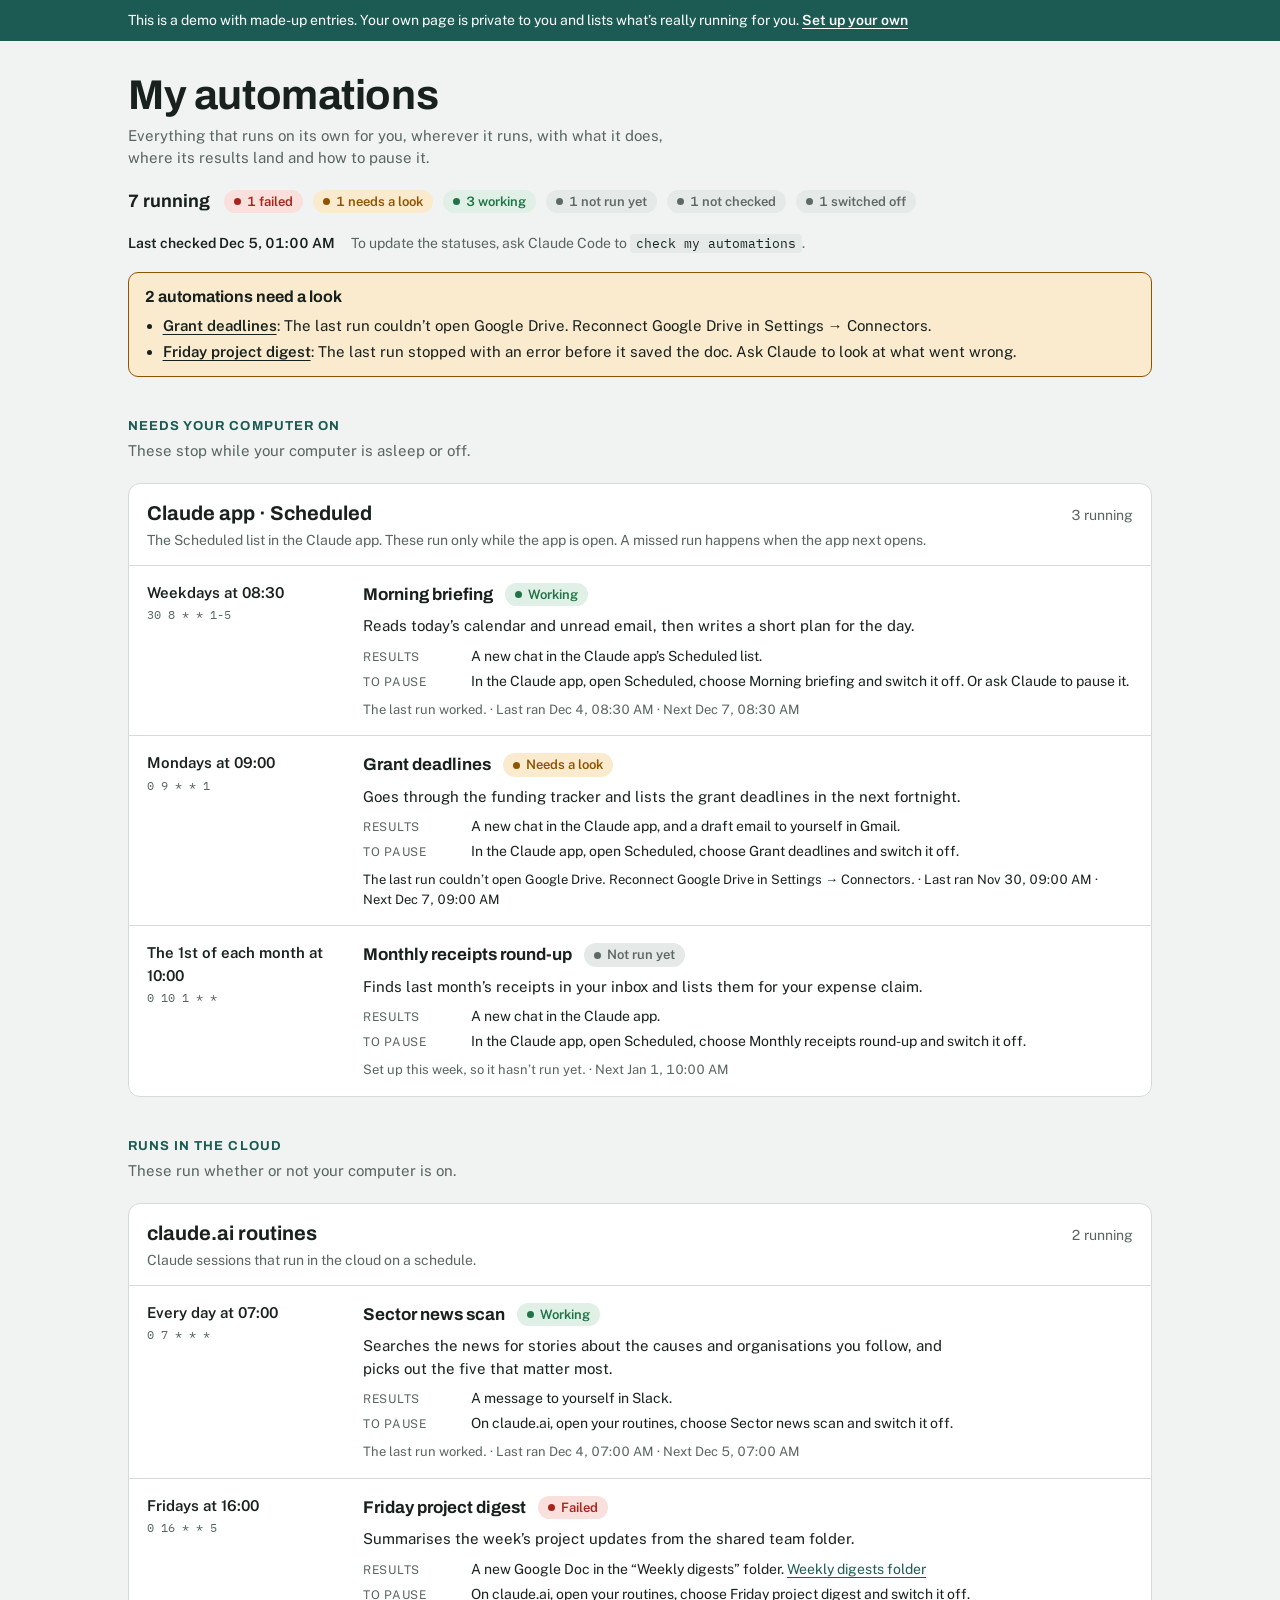
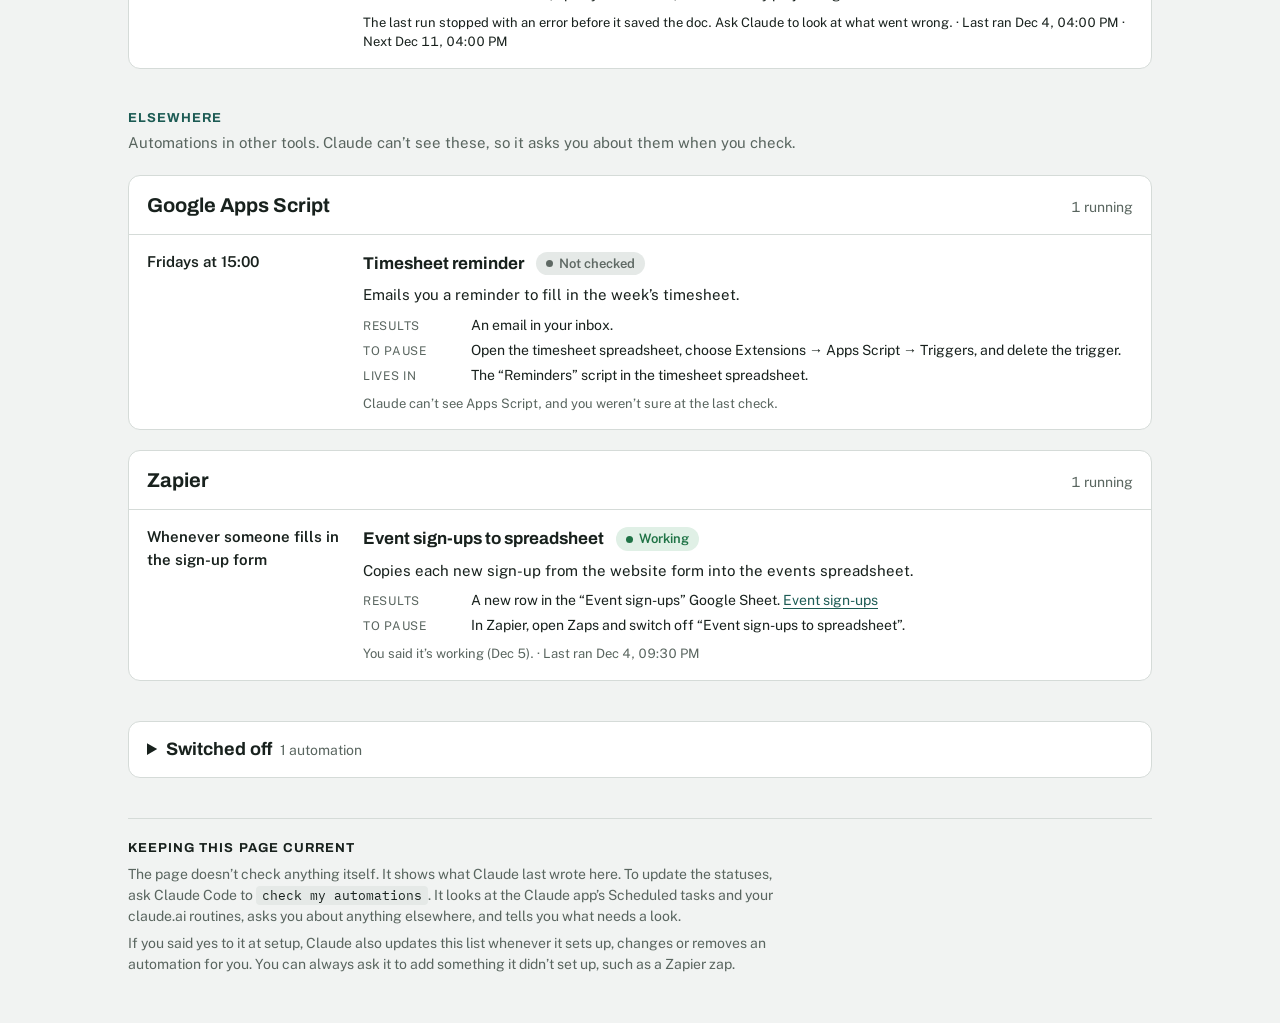
<file: automations-page/demo/index.html>
<!doctype html>
<html lang="en" data-theme="light">
<head>
<meta charset="utf-8">
<meta name="viewport" content="width=device-width,initial-scale=1,viewport-fit=cover">
<style>:root{color-scheme:light;box-sizing:border-box;padding-top:env(safe-area-inset-top,0px);padding-bottom:env(safe-area-inset-bottom,0px)}html{scroll-padding-top:env(safe-area-inset-top,0px)}body{margin:0;padding:0;font:14px -apple-system,BlinkMacSystemFont,sans-serif;background:#fff;color:#000}img{max-width:100%}[hidden]:not([hidden=until-found i]){display:none!important}</style>
<script src="demo.js"></script>
</head>
<body>
<style>
.demo-banner { background: var(--accent); color: var(--on-accent); font-family: var(--font-body); font-size: 0.875rem; line-height: 1.5; }
.demo-banner p {
  max-width: 64rem; margin: 0 auto; padding-block: 10px;
  padding-left: max(16px, env(safe-area-inset-left, 0px)); padding-right: max(16px, env(safe-area-inset-right, 0px));
}
.demo-banner a { color: inherit; font-weight: 600; }
.demo-banner a:focus-visible { outline-color: var(--on-accent); }
</style>
<div class="demo-banner" role="note"><p>This is a demo with made-up entries. Your own page is private to you and lists what’s really running for you. <a href="../">Set up your own</a></p></div>
<title>My automations (demo)</title>
<meta name="claude:viewport-fit-sides" content="cover">
<link rel="preconnect" href="https://fonts.googleapis.com">
<link rel="preconnect" href="https://fonts.gstatic.com" crossorigin>
<link rel="stylesheet" href="https://fonts.googleapis.com/css2?family=Archivo:wght@500;700&family=IBM+Plex+Mono:wght@400;500&family=Public+Sans:wght@400;600&display=swap">
<style>
/* Layout: a register of everything that runs on its own. Bands by where it runs (needs your computer on, runs in
   the cloud, elsewhere), one card per place, each automation a row with its timetable entry in a fixed left column;
   switched-off ones fold away at the bottom. */
:root {
  --bg: #F1F3F2;
  --panel: #FFFFFF;
  --ink: #18211D;
  --muted: #59655F;
  --line: #D5DBD8;
  --accent: #1C5B54;
  --on-accent: #FFFFFF;
  --ok: #1F7346;
  --ok-bg: #E0F0E6;
  --warn: #8F5400;
  --warn-bg: #FAEBCF;
  --bad: #A8241A;
  --bad-bg: #F9E0DD;
  --off: #5F6964;
  --off-bg: #E5E9E7;
  --font-display: "Archivo", "Helvetica Neue", Arial, sans-serif;
  --font-body: "Public Sans", "Helvetica Neue", Arial, sans-serif;
  --font-mono: "IBM Plex Mono", ui-monospace, Menlo, Consolas, monospace;
}
@media (prefers-color-scheme: dark) {
  :root:not([data-theme="light"]) {
    --bg: #101513; --panel: #171E1B; --ink: #E3EAE6; --muted: #97A39D; --line: #2A3430; --accent: #74C3B6;
    --on-accent: #0D1714; --ok: #74D39F; --ok-bg: #16301F; --warn: #F2B85E; --warn-bg: #382911; --bad: #FF8B80;
    --bad-bg: #3B1B18; --off: #A2ACA7; --off-bg: #232B28;
    color-scheme: dark;
  }
}
:root[data-theme="dark"] {
  --bg: #101513; --panel: #171E1B; --ink: #E3EAE6; --muted: #97A39D; --line: #2A3430; --accent: #74C3B6;
  --on-accent: #0D1714; --ok: #74D39F; --ok-bg: #16301F; --warn: #F2B85E; --warn-bg: #382911; --bad: #FF8B80;
  --bad-bg: #3B1B18; --off: #A2ACA7; --off-bg: #232B28;
  color-scheme: dark;
}
body { background: var(--bg); color: var(--ink); font-family: var(--font-body); font-size: 15px; line-height: 1.5; }
.page {
  max-width: 64rem; margin: 0 auto; display: grid; gap: 40px;
  padding-left: max(16px, env(safe-area-inset-left, 0px));
  padding-right: max(16px, env(safe-area-inset-right, 0px));
  padding-block: 32px 48px;
}
h1, h2, h3, h4 { font-family: var(--font-display); text-wrap: balance; margin: 0; }
h1 { font-size: clamp(1.9rem, 4vw, 2.6rem); font-weight: 700; letter-spacing: -0.01em; line-height: 1.1; }
a { color: var(--accent); text-underline-offset: 3px; }
a:focus-visible, button:focus-visible, summary:focus-visible, .job:focus-visible {
  outline: 2px solid var(--accent); outline-offset: 2px; border-radius: 4px;
}

.top { display: grid; gap: 18px; }
.lede { margin: 6px 0 0; color: var(--muted); max-width: 62ch; }
.summary { display: flex; flex-wrap: wrap; gap: 8px 10px; align-items: center; font-variant-numeric: tabular-nums; }
.total { font-family: var(--font-display); font-weight: 700; font-size: 1.125rem; margin-right: 4px; }
.pill {
  display: inline-flex; align-items: center; gap: 6px; padding: 2px 10px; border-radius: 999px;
  font-size: 0.8125rem; font-weight: 600; white-space: nowrap;
}
.pill::before { content: ""; width: 7px; height: 7px; border-radius: 50%; background: currentColor; }
.tone-ok { color: var(--ok); background: var(--ok-bg); }
.tone-warn { color: var(--warn); background: var(--warn-bg); }
.tone-bad { color: var(--bad); background: var(--bad-bg); }
.tone-off { color: var(--off); background: var(--off-bg); }

.toolbar { display: flex; flex-wrap: wrap; align-items: baseline; gap: 4px 16px; font-size: 0.875rem; }
.checked { font-weight: 600; font-variant-numeric: tabular-nums; }
.checked:empty { display: none; }
.hint { margin: 0; color: var(--muted); max-width: 72ch; }
.say {
  font-family: var(--font-mono); font-size: 0.8125rem; color: var(--ink); background: var(--off-bg);
  padding: 1px 6px; border-radius: 4px; white-space: nowrap;
}
.stale { flex-basis: 100%; margin: 0; color: var(--warn); }

.attention { border: 1px solid var(--warn); background: var(--warn-bg); border-radius: 10px; padding: 12px 16px; display: grid; gap: 6px; }
.attention h2 { font-size: 1rem; }
.attention ul { margin: 0; padding-left: 1.1rem; display: grid; gap: 4px; }
.attention button {
  font: inherit; font-weight: 600; color: var(--ink); background: none; border: 0; padding: 0; cursor: pointer;
  text-decoration: underline; text-underline-offset: 3px;
}

#list { display: grid; gap: 40px; }
.band { display: grid; gap: 20px; }
.band > header h2 { font-size: 0.8125rem; text-transform: uppercase; letter-spacing: 0.08em; color: var(--accent); }
.band > header p { margin: 4px 0 0; color: var(--muted); }
.place, .off-group { background: var(--panel); border: 1px solid var(--line); border-radius: 12px; overflow: hidden; }
.place-head { display: flex; flex-wrap: wrap; align-items: baseline; justify-content: space-between; gap: 2px 16px; padding: 14px 18px; border-bottom: 1px solid var(--line); }
.place-head h3 { font-size: 1.25rem; font-weight: 700; }
.place-head .count { color: var(--muted); font-size: 0.875rem; font-variant-numeric: tabular-nums; }
.place-note { margin: 0; color: var(--muted); font-size: 0.875rem; flex-basis: 100%; }
.jobs > .job + .job { border-top: 1px solid var(--line); }
.job { display: grid; grid-template-columns: 12rem minmax(0, 1fr); gap: 8px 24px; padding: 16px 18px; }
.when { display: grid; gap: 2px; align-content: start; }
.sched { font-weight: 600; }
.cron { font-family: var(--font-mono); font-size: 0.75rem; color: var(--muted); overflow-wrap: anywhere; }
.body { display: grid; gap: 8px; min-width: 0; }
.head { display: flex; flex-wrap: wrap; align-items: center; gap: 6px 12px; }
.head h4 { font-size: 1.0625rem; font-weight: 700; }
.place-tag { font-size: 0.75rem; color: var(--muted); text-transform: uppercase; letter-spacing: 0.06em; }
.what { margin: 0; max-width: 68ch; }
.facts { display: grid; grid-template-columns: 6rem minmax(0, 1fr); gap: 4px 12px; margin: 0; font-size: 0.875rem; }
.facts dt { color: var(--muted); font-size: 0.75rem; text-transform: uppercase; letter-spacing: 0.06em; padding-top: 2px; }
.facts dd { margin: 0; min-width: 0; overflow-wrap: anywhere; }
.status-line { margin: 0; font-size: 0.8125rem; color: var(--muted); font-variant-numeric: tabular-nums; }
.job.is-warn .status-line, .job.is-bad .status-line { color: var(--ink); }
.off-group > summary {
  cursor: pointer; padding: 14px 18px; font-family: var(--font-display); font-weight: 700; font-size: 1.125rem;
}
.off-group > summary .count { font-family: var(--font-body); font-weight: 400; font-size: 0.875rem; color: var(--muted); margin-left: 8px; }
.off-group[open] > summary { border-bottom: 1px solid var(--line); }
.off-group .what { color: var(--muted); }
.empty { color: var(--muted); margin: 0; }

.foot { border-top: 1px solid var(--line); padding-top: 20px; color: var(--muted); font-size: 0.875rem; display: grid; gap: 6px; }
.foot h2 { font-size: 0.8125rem; text-transform: uppercase; letter-spacing: 0.08em; color: var(--ink); }
.foot p { margin: 0; max-width: 72ch; }

@media (max-width: 640px) {
  .job { grid-template-columns: minmax(0, 1fr); }
  .facts { grid-template-columns: minmax(0, 1fr); gap: 0; }
  .facts dt { padding-top: 6px; }
}
</style>

<div class="page">
  <header class="top">
    <div>
      <h1>My automations</h1>
      <p class="lede">Everything that runs on its own for you, wherever it runs, with what it does, where its results land and how to pause it.</p>
    </div>
    <div class="summary" id="summary" aria-live="polite"></div>
    <div class="toolbar">
      <span class="checked" id="checked"></span>
      <p class="hint" id="hint">To update the statuses, ask Claude Code to <span class="say">check my automations</span>.</p>
      <p class="stale" id="stale" hidden>Couldn’t reach the latest list, so this may be out of date.</p>
    </div>
    <div class="attention" id="attention" hidden></div>
  </header>

  <main id="list">
    <p class="empty" id="state">Loading the list of automations…</p>
  </main>

  <footer class="foot">
    <h2>Keeping this page current</h2>
    <p>The page doesn’t check anything itself. It shows what Claude last wrote here. To update the statuses, ask Claude Code to <span class="say">check my automations</span>. It looks at the Claude app’s Scheduled tasks and your claude.ai routines, asks you about anything elsewhere, and tells you what needs a look.</p>
    <p>If you said yes to it at setup, Claude also updates this list whenever it sets up, changes or removes an automation for you. You can always ask it to add something it didn’t set up, such as a Zapier zap.</p>
  </footer>
</div>

<script>
(function () {
  // Where things run. An entry with any other place goes under "Elsewhere", one card per `where`.
  var PLACES = {
    claude: { label: 'Claude app · Scheduled', note: 'The Scheduled list in the Claude app. These run only while the app is open. A missed run happens when the app next opens.' },
    routine: { label: 'claude.ai routines', note: 'Claude sessions that run in the cloud on a schedule.' }
  };
  var BANDS = [
    { title: 'Needs your computer on', note: 'These stop while your computer is asleep or off.', places: ['claude'] },
    { title: 'Runs in the cloud', note: 'These run whether or not your computer is on.', places: ['routine'] }
  ];
  var ELSEWHERE = { title: 'Elsewhere', note: 'Automations in other tools. Claude can’t see these, so it asks you about them when you check.' };
  var STATUS = {
    failed: { label: 'Failed', tone: 'bad' },
    attention: { label: 'Needs a look', tone: 'warn' },
    ok: { label: 'Working', tone: 'ok' },
    pending: { label: 'Not run yet', tone: 'off' },
    unknown: { label: 'Not checked', tone: 'off' },
    off: { label: 'Switched off', tone: 'off' }
  };
  var fmt = new Intl.DateTimeFormat(undefined, { day: 'numeric', month: 'short', hour: '2-digit', minute: '2-digit' });
  var reduceMotion = window.matchMedia && window.matchMedia('(prefers-reduced-motion: reduce)').matches;

  var list = document.getElementById('list');
  var summary = document.getElementById('summary');
  var attention = document.getElementById('attention');
  var checked = document.getElementById('checked');
  var hint = document.getElementById('hint');
  var stale = document.getElementById('stale');
  var jobs = null;
  var meta = null;
  var owner = true; // the page's owner is almost always the one viewing it; corrected below if not
  var offOpen = false;
  var loadTimer = null;

  function el(tag, cls, text) {
    var e = document.createElement(tag);
    if (cls) e.className = cls;
    if (text != null) e.textContent = text;
    return e;
  }
  function when(iso) {
    if (!iso) return '';
    var d = new Date(iso);
    return isNaN(d) ? '' : fmt.format(d).replace(/ /g, ' '); // keep a date on one line
  }
  function safeUrl(u) {
    try { var x = new URL(u); return x.protocol === 'https:' || x.protocol === 'http:' ? x.href : null; } catch (e) { return null; }
  }
  function statusOf(job) { return STATUS[job.status] ? job.status : 'unknown'; }
  function pill(key, text) { return el('span', 'pill tone-' + STATUS[key].tone, text || STATUS[key].label); }
  function message(text) { list.textContent = ''; list.appendChild(el('p', 'empty', text)); }
  function whereOf(j) {
    if (PLACES[j.place]) return PLACES[j.place].label;
    return String(j.where || '').trim() || 'Other tools';
  }
  function placeRank(p) {
    var r = Object.keys(PLACES).indexOf(p);
    return r < 0 ? 99 : r;
  }
  function sorted(items) {
    return items.slice().sort(function (a, b) {
      return (placeRank(a.place) - placeRank(b.place)) || ((a.order || 99) - (b.order || 99)) ||
        String(a.name || '').localeCompare(String(b.name || ''));
    });
  }

  function renderChecked() {
    var at = meta && when(meta.checkedAt);
    checked.textContent = at ? 'Last checked ' + at : 'Not checked yet';
  }

  function renderSummary() {
    summary.textContent = '';
    var counts = {};
    jobs.forEach(function (j) { var k = statusOf(j); counts[k] = (counts[k] || 0) + 1; });
    summary.appendChild(el('span', 'total', (jobs.length - (counts.off || 0)) + ' running'));
    Object.keys(STATUS).forEach(function (k) {
      if (counts[k]) summary.appendChild(pill(k, counts[k] + ' ' + STATUS[k].label.toLowerCase()));
    });
  }

  function renderAttention() {
    var flagged = jobs.filter(function (j) { var k = statusOf(j); return k === 'failed' || k === 'attention'; });
    attention.textContent = '';
    attention.hidden = !flagged.length;
    if (!flagged.length) return;
    attention.appendChild(el('h2', null, flagged.length === 1 ? '1 automation needs a look' : flagged.length + ' automations need a look'));
    var ul = el('ul');
    flagged.forEach(function (j) {
      var li = el('li');
      var b = el('button', null, j.name || 'Unnamed');
      b.type = 'button';
      b.addEventListener('click', function () {
        var target = document.getElementById('job-' + j.id);
        if (!target) return;
        target.scrollIntoView({ behavior: reduceMotion ? 'auto' : 'smooth', block: 'center' });
        target.focus({ preventScroll: true });
      });
      li.appendChild(b);
      if (j.statusNote) li.appendChild(document.createTextNode(': ' + j.statusNote));
      ul.appendChild(li);
    });
    attention.appendChild(ul);
  }

  function renderJob(j, showPlace) {
    var k = statusOf(j);
    var a = el('article', 'job is-' + STATUS[k].tone);
    a.id = 'job-' + j.id;
    a.tabIndex = -1;

    var w = el('div', 'when');
    w.appendChild(el('span', 'sched', j.schedule || 'No schedule recorded'));
    if (j.cron) w.appendChild(el('span', 'cron', j.cron));
    a.appendChild(w);

    var b = el('div', 'body');
    var head = el('div', 'head');
    head.appendChild(el('h4', null, j.name || 'Unnamed'));
    head.appendChild(pill(k));
    if (showPlace) head.appendChild(el('span', 'place-tag', whereOf(j)));
    b.appendChild(head);
    if (j.what) b.appendChild(el('p', 'what', j.what));

    var dl = el('dl', 'facts');
    function fact(label, value, links) {
      var good = (Array.isArray(links) ? links : []).map(function (l) {
        return l && safeUrl(l.url) ? { label: l.label, url: safeUrl(l.url) } : null;
      }).filter(Boolean);
      if (!value && !good.length) return;
      dl.appendChild(el('dt', null, label));
      var dd = el('dd', null, value || '');
      good.forEach(function (l) {
        if (dd.textContent) dd.appendChild(document.createTextNode(' '));
        var link = el('a', null, l.label || l.url);
        link.href = l.url;
        link.target = '_blank';
        link.rel = 'noopener';
        dd.appendChild(link);
      });
      dl.appendChild(dd);
    }
    fact('Results', j.results, j.links);
    fact('To pause', j.pause);
    fact('Lives in', j.source);
    if (dl.childNodes.length) b.appendChild(dl);

    var bits = [];
    if (j.statusNote) bits.push(j.statusNote);
    if (j.lastRun && when(j.lastRun)) bits.push('Last ran ' + when(j.lastRun));
    if (j.nextRun && when(j.nextRun) && k !== 'off') bits.push('Next ' + when(j.nextRun));
    if (bits.length) b.appendChild(el('p', 'status-line', bits.join(' · ')));
    a.appendChild(b);
    return a;
  }

  function renderPlace(group) {
    var section = el('section', 'place');
    var head = el('div', 'place-head');
    head.appendChild(el('h3', null, group.label));
    head.appendChild(el('span', 'count', group.items.length + ' running'));
    if (group.note) head.appendChild(el('p', 'place-note', group.note));
    section.appendChild(head);
    var wrap = el('div', 'jobs');
    sorted(group.items).forEach(function (j) { wrap.appendChild(renderJob(j, false)); });
    section.appendChild(wrap);
    return section;
  }

  function renderBand(title, noteText, groups) {
    var section = el('section', 'band');
    var header = el('header');
    header.appendChild(el('h2', null, title));
    if (noteText) header.appendChild(el('p', null, noteText));
    section.appendChild(header);
    groups.forEach(function (g) { section.appendChild(renderPlace(g)); });
    list.appendChild(section);
  }

  function render() {
    if (!jobs) return;
    renderChecked();
    if (!jobs.length) {
      summary.textContent = '';
      attention.hidden = true;
      message(owner ? 'Nothing is listed yet. Ask Claude Code to “check my automations” and it will fill in this page.'
        : 'Nothing is listed yet.');
      return;
    }
    renderSummary();
    renderAttention();
    list.textContent = '';
    var active = jobs.filter(function (j) { return statusOf(j) !== 'off'; });
    var off = jobs.filter(function (j) { return statusOf(j) === 'off'; });

    BANDS.forEach(function (band) {
      var groups = band.places.map(function (p) {
        return { label: PLACES[p].label, note: PLACES[p].note, items: active.filter(function (j) { return j.place === p; }) };
      }).filter(function (g) { return g.items.length; });
      if (groups.length) renderBand(band.title, band.note, groups);
    });

    // Everything else, one card per tool or machine, in the order of their names.
    var others = {};
    var keys = [];
    active.forEach(function (j) {
      if (PLACES[j.place]) return;
      var label = whereOf(j);
      var key = label.toLowerCase();
      if (!others[key]) { others[key] = { label: label, note: '', items: [] }; keys.push(key); }
      others[key].items.push(j);
    });
    if (keys.length) {
      keys.sort(function (a, b) { return others[a].label.localeCompare(others[b].label); });
      renderBand(ELSEWHERE.title, ELSEWHERE.note, keys.map(function (key) { return others[key]; }));
    }

    if (off.length) {
      var details = el('details', 'off-group');
      details.open = offOpen;
      details.addEventListener('toggle', function () { offOpen = details.open; });
      var sum = el('summary', null, 'Switched off');
      sum.appendChild(el('span', 'count', off.length + (off.length === 1 ? ' automation' : ' automations')));
      details.appendChild(sum);
      var wrap = el('div', 'jobs');
      sorted(off).forEach(function (j) { wrap.appendChild(renderJob(j, true)); });
      details.appendChild(wrap);
      list.appendChild(details);
    }
  }

  // The first answer from the store ends the loading wait; until then, say if it's taking long.
  function settle() {
    if (loadTimer) { clearTimeout(loadTimer); loadTimer = null; }
    stale.hidden = true;
  }

  if (!window.claude || typeof window.claude.use !== 'function') {
    message('Open this page in claude.ai to see the list.');
    return;
  }
  window.claude.use('user').then(function (user) {
    return user ? user.isOwner() : true;
  }).then(function (isOwner) {
    if (isOwner !== false) return;
    owner = false;
    hint.hidden = true;
    render();
  }, function () {});
  window.claude.use('db').then(function (db) {
    if (!db) {
      message('The list can’t load in this view. Open the page in claude.ai while signed in.');
      return;
    }
    loadTimer = setTimeout(function () {
      loadTimer = null;
      if (jobs) stale.hidden = false;
      else message('The list can’t be reached yet. It will appear here as soon as it loads.');
    }, 10000);
    db.collection('automations').onSnapshot(function (snap) {
      jobs = snap.docs.map(function (d) { var x = Object.assign({}, d.data()); x.id = d.id; return x; });
      if (!(snap.metadata && snap.metadata.fromCache)) settle();
      render();
    }, function (err) {
      settle();
      jobs = null;
      summary.textContent = '';
      attention.hidden = true;
      message('The list didn’t load (' + ((err && err.code) || 'error') + '). Reload the page to try again.');
    });
    db.doc('meta/page').onSnapshot(function (snap) {
      meta = snap.exists ? snap.data() : null;
      render();
    }, function () {});
  }, function () {
    message('The list can’t load in this view. Open the page in claude.ai while signed in.');
  });
})();
</script>
</body>
</html>
</file>
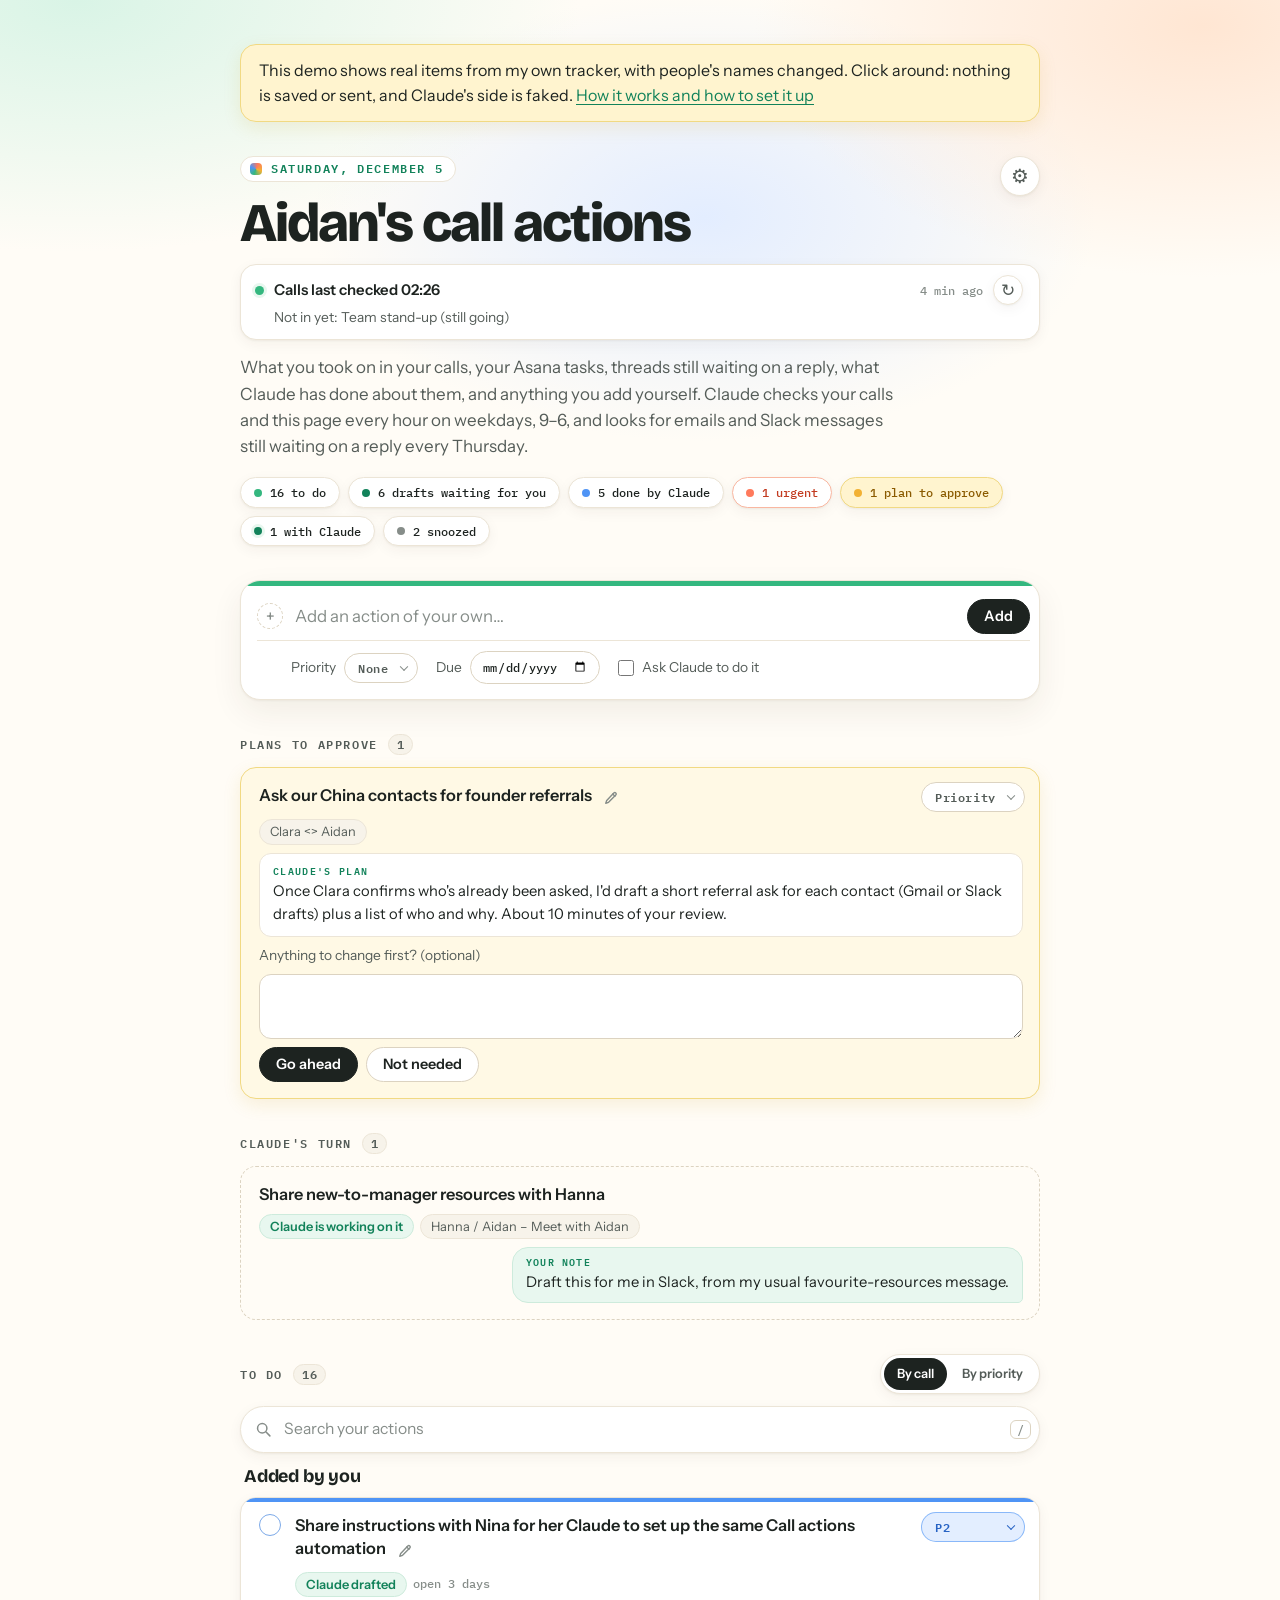
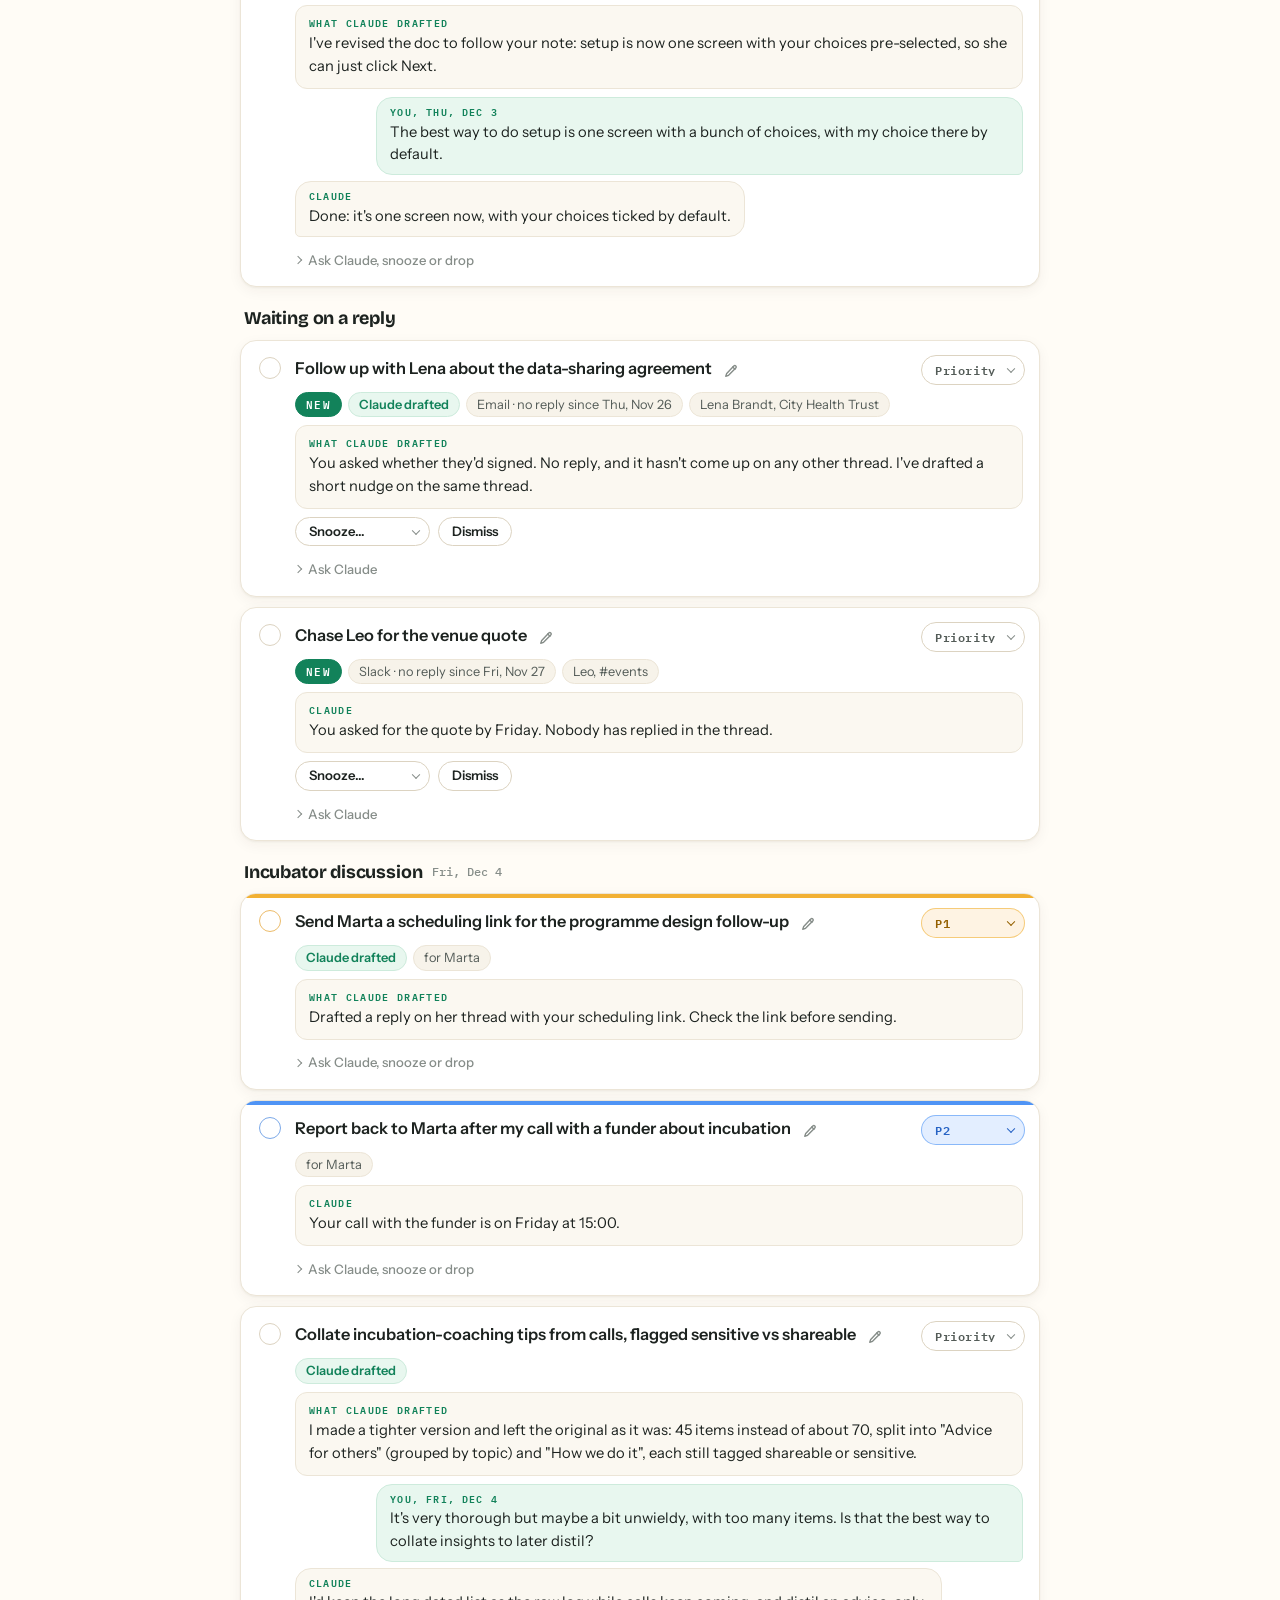
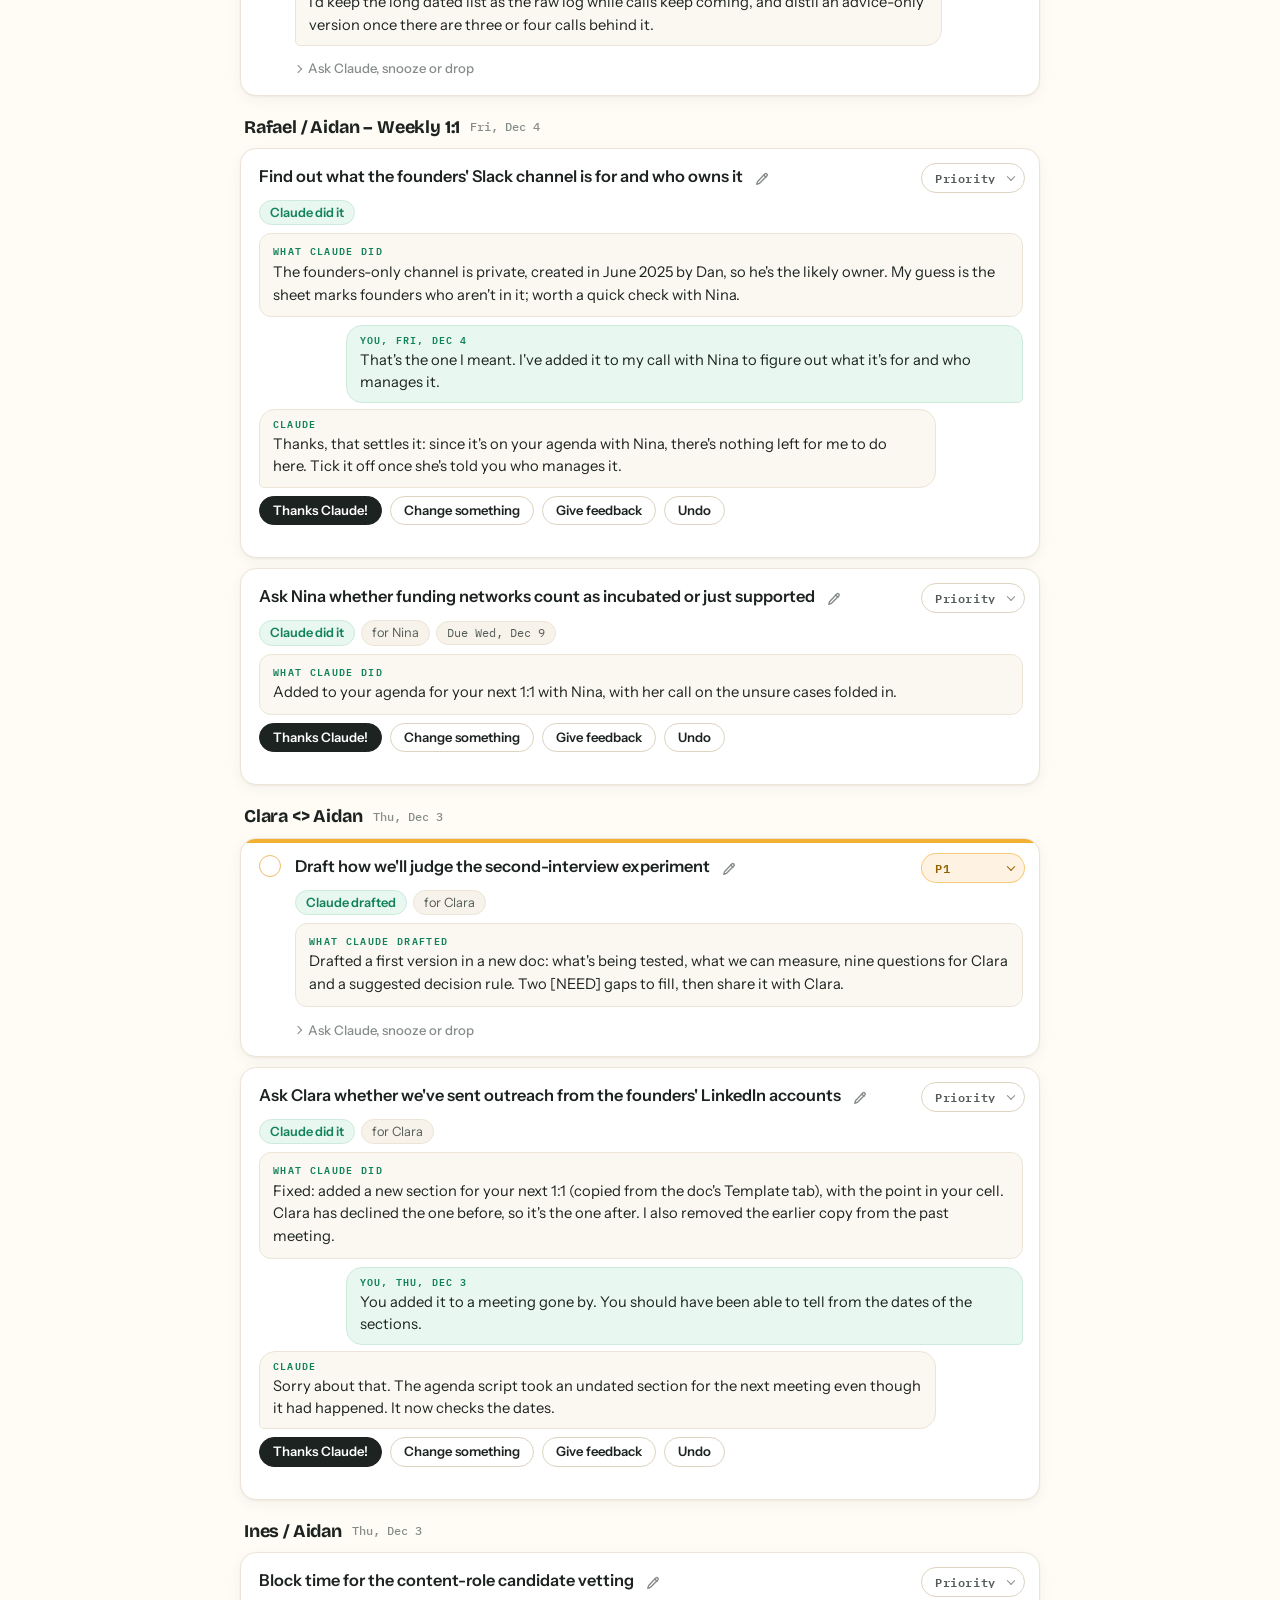
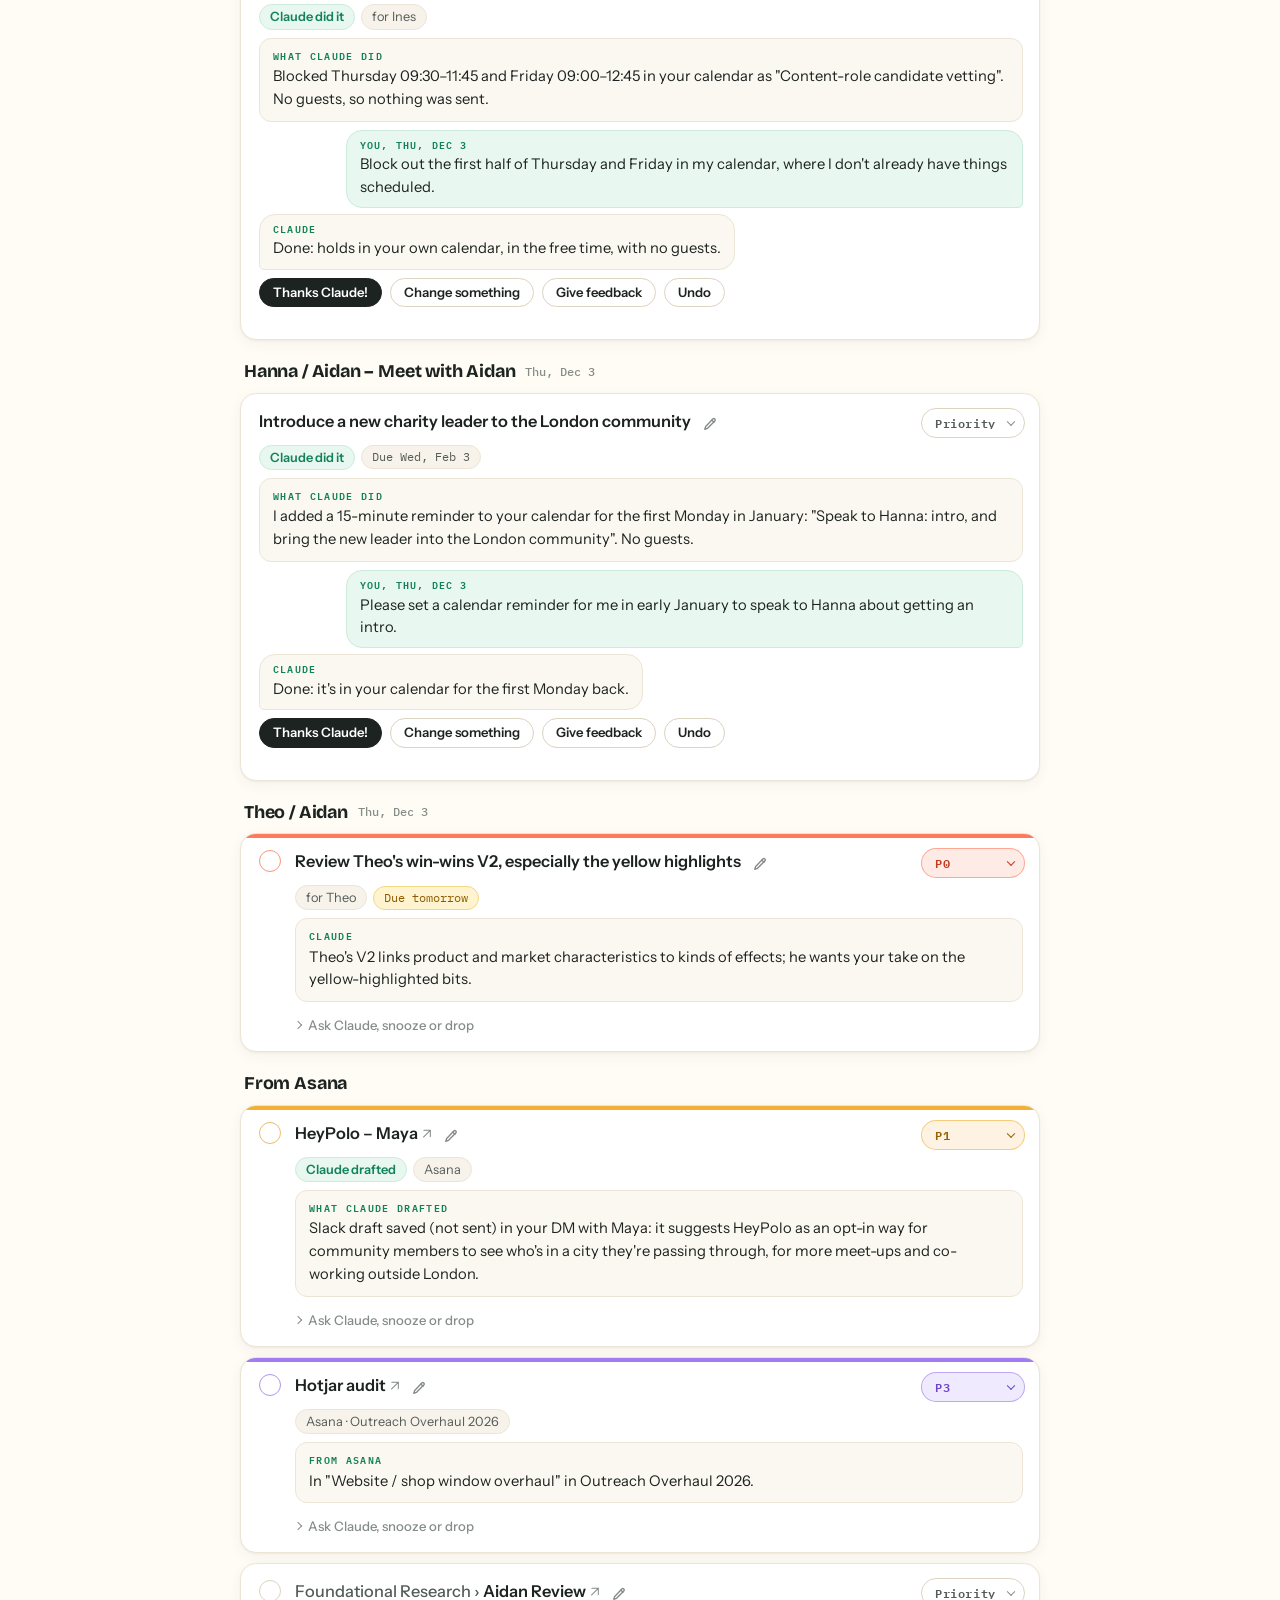
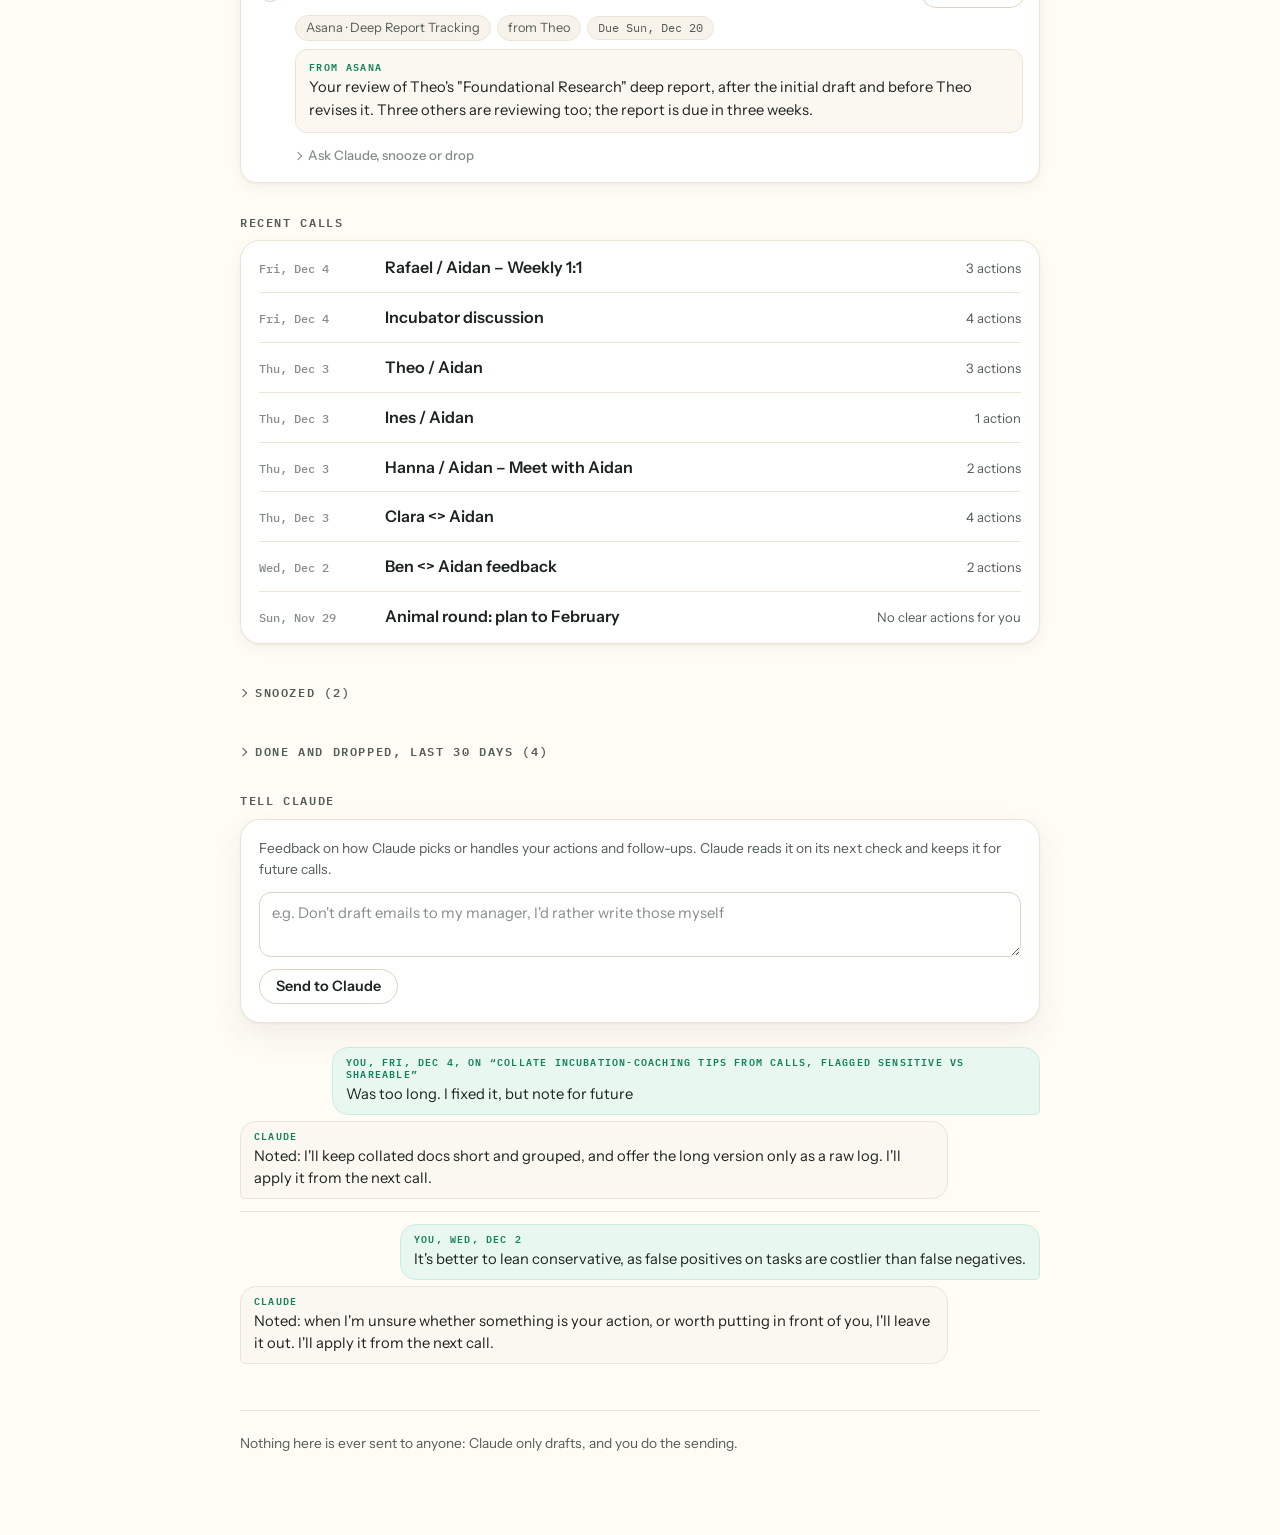
<file: call-actions/demo/index.html>
<!doctype html>
<html lang="en" data-theme="light">
<head>
<meta charset="utf-8">
<meta name="viewport" content="width=device-width,initial-scale=1">
<style>:root{color-scheme:light;box-sizing:border-box}body{margin:0;padding:0;font:14px -apple-system,BlinkMacSystemFont,sans-serif;background:#fff;color:#000}img{max-width:100%}[hidden]:not([hidden=until-found i]){display:none!important}</style>
<title>Call actions</title>
<meta name="claude:viewport-fit-sides" content="cover">
<link rel="preconnect" href="https://fonts.googleapis.com">
<link rel="preconnect" href="https://fonts.gstatic.com" crossorigin>
<link rel="stylesheet" href="https://fonts.googleapis.com/css2?family=Bricolage+Grotesque:opsz,wght@12..96,500..800&family=Instrument+Sans:wght@400..700&family=IBM+Plex+Mono:wght@400;500;600&display=swap">
<style>
/* Layout: one calm working column for a list you keep open all day. A dated header with the day's tallies,
   a composer, then sections by what each item needs from you: your OK, Claude's turn, your to-dos (by priority
   or by call), recent calls, done, and a line back to Claude.
   Look: the same as the Claude toolkit website, and bright and light on purpose (no dark mode): a warm white
   page with a soft colour wash behind the header, white cards, pill buttons and mono uppercase labels. */
:root {
  --bg: #fffcf6;
  --surface: #ffffff;
  --raised: #f7f3ea;
  --code-bg: #fbf8f1;
  --ink: #1d2320;
  --muted: #545c58;
  --faint: #868d89;
  --line: #ece5d7;
  --line-strong: #dcd3c1;
  --accent: #12825a;
  --accent-ink: #ffffff;
  --accent-soft: #e8f7ef;
  --accent-line: #cdebdc;
  /* the website's card colours */
  --mint: #34b77f;
  --coral: #ff7a5c;
  --sky: #4f94f5;
  --sun: #f2b134;
  --violet: #a07cf0;
  /* the colour wash behind the header */
  --wash-mint: #d9f4e6;
  --wash-peach: #ffe6d3;
  --wash-sky: #e3edff;
  /* states: the yellow callout (needs your OK, due soon) and red (overdue) */
  --amber: #8a5a00;
  --amber-soft: #fff4cf;
  --amber-line: #f1d983;
  --red: #b8321f;
  --red-soft: #ffe9e3;
  /* priority tiers in the card colours: P0 coral, P1 sun, P2 sky, P3 violet; -ink is the readable text shade */
  --p0: var(--coral); --p0-ink: #c23a1f;
  --p1: var(--sun); --p1-ink: #946000;
  --p2: var(--sky); --p2-ink: #2763c4;
  --p3: var(--violet); --p3-ink: #6b46c9;
  --shadow: 0 1px 2px rgba(60, 45, 20, 0.05), 0 12px 32px rgba(60, 45, 20, 0.07);
  --shadow-sm: 0 1px 2px rgba(60, 45, 20, 0.05), 0 4px 14px rgba(60, 45, 20, 0.05);
  --shadow-callout: 0 6px 18px rgba(200, 150, 20, 0.12);
  --font-display: "Bricolage Grotesque", "Instrument Sans", system-ui, sans-serif;
  --font-body: "Instrument Sans", system-ui, -apple-system, "Segoe UI", sans-serif;
  --font-mono: "IBM Plex Mono", ui-monospace, "SFMono-Regular", Menlo, monospace;
  --radius: 20px;
  --radius-sm: 16px;
  color-scheme: light;
}

body { background: var(--bg); color: var(--ink); font: 16px/1.55 var(--font-body); -webkit-font-smoothing: antialiased; }
body::before { content: ""; position: absolute; inset: 0 0 auto 0; height: 640px; z-index: -1; pointer-events: none;
  background: radial-gradient(720px 360px at 6% 0%, var(--wash-mint) 0%, transparent 70%),
              radial-gradient(640px 360px at 94% 4%, var(--wash-peach) 0%, transparent 70%),
              radial-gradient(560px 320px at 55% 34%, var(--wash-sky) 0%, transparent 70%); }
.wrap {
  max-width: 50rem; margin: 0 auto;
  padding-left: max(16px, env(safe-area-inset-left, 0px));
  padding-right: max(16px, env(safe-area-inset-right, 0px));
  padding-block: 44px 80px;
  display: flex; flex-direction: column; gap: 34px;
}
a { color: var(--accent); text-underline-offset: 3px; }
a:hover { text-decoration-thickness: 2px; }
button, input, textarea, select { font: inherit; color: inherit; }
:focus-visible { outline: 2px solid var(--accent); outline-offset: 2px; }

/* header */
.top { position: relative; display: flex; flex-direction: column; align-items: flex-start; gap: 14px; }
/* the settings gear, top right, and its panel */
.gear { position: absolute; top: 0; right: 0; width: 40px; height: 40px; display: grid; place-content: center; padding: 0; border-radius: 999px; border: 1px solid var(--line); background: var(--surface); color: var(--muted); cursor: pointer; box-shadow: var(--shadow-sm); }
.gear:not(:disabled):hover, .gear[aria-expanded="true"] { color: var(--accent); border-color: var(--accent); }
.gear span[aria-hidden] { font-size: 20px; line-height: 1; transition: transform 300ms ease; }
.gear:not(:disabled):hover span[aria-hidden], .gear[aria-expanded="true"] span[aria-hidden] { transform: rotate(60deg); }
.gear:disabled { cursor: default; }  /* during setup it's there to point at, not to press */
.settings { display: flex; flex-direction: column; gap: 16px; background: var(--surface); border: 1px solid var(--line); border-radius: var(--radius); padding: 20px 18px 18px; box-shadow: var(--shadow); }
.settings-head { display: flex; flex-wrap: wrap; align-items: baseline; justify-content: space-between; gap: 4px 12px; }
.settings .hint { margin: 0; font-size: 0.84rem; color: var(--muted); }
#settings-body { display: grid; grid-template-columns: repeat(auto-fit, minmax(min(100%, 19rem), 1fr)); gap: 14px; }
.set-group { margin: 0; min-width: 0; border: 1px solid var(--line); border-radius: var(--radius-sm); padding: 10px 14px 14px; display: flex; flex-direction: column; gap: 8px; }
.set-group legend { padding: 0 6px; margin-left: -6px; font: 600 0.68rem/1.4 var(--font-mono); letter-spacing: 0.13em; text-transform: uppercase; color: var(--muted); }
.set-label { margin: 4px 0 -2px; font-size: 0.82rem; color: var(--muted); }
.choices { display: flex; flex-wrap: wrap; gap: 6px 16px; }
.choice { display: inline-flex; align-items: flex-start; gap: 8px; font-size: 0.92rem; cursor: pointer; }
.choice.wide { display: flex; }
.choices.stack { flex-direction: column; gap: 6px; }
.choice.off { color: var(--muted); cursor: default; }
.set-inline.wide { display: flex; }
.set-inline.wide input { flex: 1; min-width: 0; }
.settings .hint.fine { font-size: 0.76rem; }
.hours summary { cursor: pointer; font-size: 0.92rem; color: var(--accent); }
.hours[open] summary { margin-bottom: 8px; }
.hours > .row { margin-top: 8px; }
.hours-now { color: var(--muted); margin-left: 0.4em; }
.set-group.dim .choice { opacity: 0.5; }
.welcome { display: flex; flex-direction: column; gap: 10px; background: var(--accent-soft); border: 1px solid var(--accent-line); border-radius: var(--radius); padding: 16px 18px; }
.welcome h2 { color: var(--accent); }
.welcome-next { margin: 0; padding: 10px 14px; border-radius: 12px; background: var(--surface); border: 1px solid var(--accent-line); font-weight: 600; }
.welcome ul { margin: 0; padding-left: 1.2em; display: flex; flex-direction: column; gap: 6px; }
.setup-mode #add-form, .setup-mode #notice:empty, .setup-mode #sec-ok, .setup-mode #sec-claude, .setup-mode #sec-todo, .setup-mode #sec-calls,
.setup-mode details.done, .setup-mode #sec-fb, .setup-mode .foot, .setup-mode #stats, .setup-mode #checked, .setup-mode .lede { display: none !important; }
.setup-mode #settings-title { font: 720 1.45rem/1.2 var(--font-display); letter-spacing: -0.01em; text-transform: none; color: var(--ink); }
.setup-mode .settings-head { flex-direction: column; align-items: flex-start; }
.setup-mode .settings-head .hint { font-size: 0.95rem; }
.choice input { accent-color: var(--accent); margin: 3px 0 0; width: 16px; height: 16px; flex: none; }
.choice .hint { display: block; font-size: 0.8rem; color: var(--muted); margin-top: 1px; }
.set-inline { display: inline-flex; align-items: center; gap: 8px; font-size: 0.9rem; }
.set-inline select, .set-inline input, .doc-row input { font: 500 0.82rem/1.2 var(--font-body); padding: 6px 10px; border: 1px solid var(--line-strong); border-radius: 999px; background: var(--surface); }
.docs { display: flex; flex-direction: column; gap: 6px; }
.doc-row { display: grid; grid-template-columns: minmax(0, 10rem) minmax(0, 1fr) auto; gap: 6px; align-items: center; }
.doc-row input { min-width: 0; border-radius: 10px; }
.eyebrow { display: inline-flex; align-items: center; gap: 9px; padding: 6px 12px 6px 9px; border-radius: 999px; background: var(--surface); border: 1px solid var(--line); font: 600 0.72rem/1 var(--font-mono); letter-spacing: 0.14em; text-transform: uppercase; color: var(--accent); }
.eyebrow::before { content: ""; flex: none; width: 12px; height: 12px; border-radius: 4px; background: conic-gradient(from 200deg, var(--mint), var(--sky), var(--coral), var(--sun), var(--mint)); }
.eyebrow:empty { display: none; }
h1 { margin: 0; font: 790 clamp(2.4rem, 1.7rem + 2.6vw, 3.4rem)/1 var(--font-display); letter-spacing: -0.035em; text-wrap: balance; }
.lede { margin: 0; color: var(--muted); font-size: 1.06rem; max-width: 60ch; }
/* when Claude last checked for calls, and which calls aren't in yet */
.checked { display: grid; grid-template-columns: auto minmax(0, 1fr); gap: 2px 10px; align-items: baseline; padding: 10px 16px 11px 14px; border-radius: var(--radius-sm); background: var(--surface); border: 1px solid var(--line); box-shadow: var(--shadow-sm); font-size: 0.93rem; color: var(--muted); max-width: 100%; }
.checked::before { content: ""; grid-row: 1; width: 9px; height: 9px; border-radius: 50%; background: var(--mint); box-shadow: 0 0 0 3px var(--accent-soft); align-self: center; }
.checked.stale { background: var(--amber-soft); border-color: var(--amber-line); }
.checked.stale::before { background: var(--sun); box-shadow: none; }
.checked.failed { background: var(--red-soft); border-color: color-mix(in oklab, var(--red) 25%, var(--red-soft)); }
.checked.failed::before { background: var(--red); box-shadow: none; }
.checked { align-self: stretch; }
.checked .main { grid-column: 2; display: flex; flex-wrap: wrap; justify-content: space-between; align-items: baseline; gap: 2px 12px; color: var(--ink); overflow-wrap: anywhere; }
.checked .main b { font-weight: 600; }
.checked .ago { font: 500 0.78rem/1 var(--font-mono); color: var(--faint); white-space: nowrap; }
.checked .right { margin-left: auto; display: inline-flex; align-items: center; gap: 10px; }
/* check now: opens the scheduled check in the Claude app, where Run now is one click */
.run-now { display: inline-grid; place-content: center; width: 30px; height: 30px; padding: 0; border-radius: 999px; border: 1px solid var(--line); background: var(--surface); color: var(--muted); font: inherit; font-size: 17px; line-height: 1; box-shadow: var(--shadow-sm); cursor: pointer; }
.run-now:hover, .run-now:focus-visible { color: var(--accent); border-color: var(--accent); }
.run-now span { display: inline-block; transition: transform 300ms ease; }
.run-now:hover span { transform: rotate(180deg); }
.checked .sub { grid-column: 2; font-size: 0.86rem; overflow-wrap: anywhere; }
.stats { display: flex; flex-wrap: wrap; gap: 8px; margin-top: 4px; }
.stat { display: inline-flex; align-items: center; gap: 8px; font: 500 0.78rem/1 var(--font-mono); padding: 8px 13px; border-radius: 999px; background: var(--surface); border: 1px solid var(--line); box-shadow: var(--shadow-sm); font-variant-numeric: tabular-nums; }
.stat::before { content: ""; width: 8px; height: 8px; border-radius: 50%; background: var(--faint); }
.stat.todo::before { background: var(--mint); }
.stat.p0 { color: var(--p0-ink); border-color: color-mix(in oklab, var(--p0) 45%, var(--line)); }
.stat.p0::before { background: var(--p0); }
.stat.warn { color: var(--amber); background: var(--amber-soft); border-color: var(--amber-line); }
.stat.warn::before { background: var(--sun); }
.stat.claude::before { background: var(--accent); box-shadow: 0 0 0 3px var(--accent-soft); }
.stat.bad { color: var(--red); border-color: color-mix(in oklab, var(--red) 35%, var(--line)); }
.stat.bad::before { background: var(--red); }
.stat.drafted::before { background: var(--accent); }
.stat.did::before { background: var(--sky); }
button.stat { cursor: pointer; font: 500 0.78rem/1 var(--font-mono); transition: border-color 120ms ease, background-color 120ms ease, color 120ms ease; }
button.stat:hover { border-color: var(--accent); }
button.stat[aria-pressed="true"]:not(.todo) { background: var(--ink); border-color: var(--ink); color: var(--accent-ink); }
.search { display: flex; align-items: center; gap: 10px; padding: 0 8px 0 14px; border-radius: 999px; background: var(--surface); border: 1px solid var(--line); box-shadow: var(--shadow-sm); color: var(--faint); }
.search:focus-within { border-color: color-mix(in oklab, var(--accent) 55%, var(--line)); box-shadow: 0 0 0 4px var(--accent-soft); color: var(--accent); }
.search svg { width: 17px; height: 17px; flex: none; }
.search input { flex: 1; min-width: 0; border: 0; background: transparent; padding: 10px 2px; font-size: 0.98rem; color: var(--ink); }
.search input:focus-visible { outline: none; }
.search input::placeholder { color: var(--faint); }
.search kbd { font: 500 0.72rem/1 var(--font-mono); color: var(--faint); border: 1px solid var(--line-strong); border-radius: 6px; padding: 3px 6px; }
.search:focus-within kbd { display: none; }
.filter-bar { display: flex; flex-wrap: wrap; align-items: center; justify-content: space-between; gap: 8px 12px; padding: 9px 10px 9px 16px; border-radius: var(--radius-sm); background: var(--raised); border: 1px solid var(--line); font-size: 0.9rem; color: var(--muted); }

/* composer: a white card with a mint top edge, like the website's tool cards */
.add { position: relative; overflow: hidden; background: var(--surface); border: 1px solid var(--line); border-radius: var(--radius); padding: 11px 9px 7px 16px; box-shadow: var(--shadow); transition: border-color 150ms ease, box-shadow 150ms ease; }
.add::before { content: ""; position: absolute; inset: 0 0 auto 0; height: 5px; background: var(--mint); }
.add:focus-within { border-color: color-mix(in oklab, var(--accent) 55%, var(--line)); box-shadow: 0 0 0 4px var(--accent-soft), var(--shadow); }
.add-row { display: flex; align-items: center; gap: 10px; }
.add-row .plus { width: 24px; height: 24px; border-radius: 50%; border: 1.5px dashed var(--line-strong); flex: none; display: grid; place-content: center; color: var(--faint); font: 500 1rem/1 var(--font-body); }
.add-row input[type="text"] { flex: 1; min-width: 0; border: 0; background: transparent; font-size: 1.05rem; padding: 11px 2px; }
.add-row input[type="text"]:focus-visible { outline: none; }
.add-row input[type="text"]::placeholder { color: var(--faint); }
.add-opts { display: flex; flex-wrap: wrap; align-items: center; gap: 8px 18px; padding: 10px 4px 8px 34px; border-top: 1px solid var(--line); font-size: 0.86rem; color: var(--muted); }
.add .opt { display: inline-flex; align-items: center; gap: 8px; }
.add input[type="date"] { font: 500 0.78rem/1 var(--font-mono); border: 1px solid var(--line-strong); border-radius: 999px; padding: 7px 11px; background: var(--surface); color: var(--ink); }
.add input[type="checkbox"] { accent-color: var(--accent); width: 16px; height: 16px; margin: 0; }

/* buttons: pills, the main one filled with ink, as on the website */
.btn { border: 1px solid var(--line-strong); background: var(--surface); color: var(--ink); border-radius: 999px; padding: 8px 16px; cursor: pointer; font-size: 0.9rem; font-weight: 600; line-height: 1.2; transition: border-color 120ms ease, color 120ms ease, background-color 120ms ease; }
.btn:hover { border-color: var(--accent); color: var(--accent); }
.btn.primary { background: var(--ink); border-color: var(--ink); color: var(--accent-ink); }
.btn.primary:hover { background: var(--accent); border-color: var(--accent); color: var(--accent-ink); }
.btn.small { padding: 6px 13px; font-size: 0.82rem; }
.btn.danger:hover { border-color: var(--red); color: var(--red); }
.btn:disabled { opacity: 0.5; cursor: default; }

/* sections */
section { display: flex; flex-direction: column; gap: 12px; }
.sec-head { display: flex; flex-wrap: wrap; gap: 10px; align-items: center; justify-content: space-between; }
h2 { margin: 0; font: 600 0.72rem/1 var(--font-mono); text-transform: uppercase; letter-spacing: 0.14em; color: var(--muted); display: flex; gap: 10px; align-items: center; }
h2 .n:not(:empty) { padding: 4px 8px; border-radius: 999px; background: var(--raised); border: 1px solid var(--line); color: var(--muted); letter-spacing: 0.04em; font-variant-numeric: tabular-nums; }
.seg { display: inline-flex; padding: 3px; gap: 2px; border-radius: 999px; background: var(--surface); border: 1px solid var(--line); box-shadow: var(--shadow-sm); }
.seg button { border: 0; background: transparent; border-radius: 999px; padding: 6px 13px; font-size: 0.8rem; font-weight: 600; color: var(--muted); cursor: pointer; }
.seg button:hover { color: var(--ink); }
.seg button[aria-pressed="true"] { background: var(--ink); color: var(--accent-ink); }
ul.list { list-style: none; margin: 0; padding: 0; display: flex; flex-direction: column; gap: 10px; }

/* groups */
.group { display: flex; flex-direction: column; gap: 10px; }
.group + .group { margin-top: 20px; }
.group-head { display: flex; flex-wrap: wrap; gap: 4px 10px; align-items: center; padding: 0 4px; }
.group-head .title { font: 720 1.12rem/1.25 var(--font-display); letter-spacing: -0.01em; color: var(--ink); text-decoration: none; }
.group-head a.title:hover { color: var(--accent); }
.group-head .arrow { color: var(--faint); font-weight: 400; margin-left: 3px; }
.group-head .date { font: 500 0.75rem/1 var(--font-mono); color: var(--faint); }
.tier { font: 600 0.76rem/1 var(--font-mono); letter-spacing: 0.06em; padding: 6px 11px; border-radius: 999px; color: var(--prio-ink, var(--muted)); background: color-mix(in oklab, var(--prio, var(--faint)) 16%, var(--surface)); border: 1px solid color-mix(in oklab, var(--prio, var(--faint)) 45%, transparent); }

/* items: white cards; a priority adds its colour as the top edge */
[data-prio="P0"] { --prio: var(--p0); --prio-ink: var(--p0-ink); }
[data-prio="P1"] { --prio: var(--p1); --prio-ink: var(--p1-ink); }
[data-prio="P2"] { --prio: var(--p2); --prio-ink: var(--p2-ink); }
[data-prio="P3"] { --prio: var(--p3); --prio-ink: var(--p3-ink); }
.item { position: relative; overflow: hidden; display: grid; grid-template-columns: auto minmax(0, 1fr); gap: 4px 14px; align-items: start; background: var(--surface); border: 1px solid var(--line); border-radius: var(--radius-sm); padding: 16px 16px 16px 18px; box-shadow: var(--shadow-sm); }
.item:hover { border-color: var(--line-strong); }
.item[data-prio]::before { content: ""; position: absolute; inset: 0 0 auto 0; height: 4px; background: var(--prio); }
.item.plan { background: color-mix(in oklab, var(--amber-soft) 55%, var(--surface)); border-color: var(--amber-line); box-shadow: var(--shadow-callout); grid-template-columns: minmax(0, 1fr); }
.item.quiet { background: transparent; box-shadow: none; border: 1px dashed var(--line-strong); grid-template-columns: minmax(0, 1fr); }
/* something Claude did itself: no tick, its own Thanks / Change / Drop buttons */
.item.did { grid-template-columns: minmax(0, 1fr); }
/* The priority pill floats top right, so everything below the title (notes, your messages) can use the card's full width. */
.item > .prio-wrap { position: absolute; top: 14px; right: 14px; }
.item:has(> .prio-wrap) > .body > .text, .item:has(> .prio-wrap) .edit-form > label:first-child { padding-right: 118px; }
.item:has(> .prio-wrap) .edit-form > .edit-title { width: calc(100% - 118px); }
details.more.change > summary { display: none; }
details.more.change[open] { display: flex; flex-direction: column; gap: 8px; }
details.more.change .row { margin-top: 0; }
.item.leaving { opacity: 0; transform: translateX(14px); }
.item .body { display: flex; flex-direction: column; gap: 8px; min-width: 0; }
.text { font-weight: 600; font-size: 1.02rem; line-height: 1.4; overflow-wrap: anywhere; }
/* an Asana task's parent ("Foundational Research ›") before its own name; the title links to Asana */
.text .parent { color: var(--muted); font-weight: 500; }
.title-link { color: inherit; text-decoration: none; }
.title-link:hover { color: var(--accent); text-decoration: underline; text-decoration-thickness: 1px; }
.title-link .arrow { color: var(--faint); font-weight: 400; margin-left: 4px; font-size: 0.9em; }
/* the pencil that opens the title and description for editing */
button.edit { display: inline-grid; place-content: center; vertical-align: -4px; margin-left: 6px; width: 26px; height: 26px; padding: 0; border-radius: 999px; border: 1px solid transparent; background: transparent; color: var(--faint); cursor: pointer; }
button.edit:hover, button.edit:focus-visible { color: var(--accent); border-color: var(--line-strong); background: var(--surface); }
button.edit svg { width: 14px; height: 14px; }
.edit-form { display: flex; flex-direction: column; gap: 6px; }
.edit-form input.edit-title { width: 100%; box-sizing: border-box; font-weight: 600; font-size: 1rem; padding: 8px 12px; border: 1px solid var(--line-strong); border-radius: 12px; background: var(--surface); }
.edit-form input.edit-title:focus-visible { outline: none; border-color: var(--accent); box-shadow: 0 0 0 3px var(--accent-soft); }
.edit-form .row { margin-top: 4px; }

.tick { appearance: none; -webkit-appearance: none; margin: 0; width: 22px; height: 22px; border-radius: 50%; border: 1.5px solid var(--line-strong); background: var(--surface); display: grid; place-content: center; cursor: pointer; flex: none; }
.tick::after { content: ""; width: 9px; height: 5px; border: solid var(--accent-ink); border-width: 0 0 2px 2px; transform: translateY(-1px) rotate(-45deg) scale(0); }
.tick:hover { border-color: var(--accent); box-shadow: 0 0 0 4px var(--accent-soft); }
.tick:checked { background: var(--accent); border-color: var(--accent); }
.tick:checked::after { transform: translateY(-1px) rotate(-45deg) scale(1); }
.item[data-prio] .tick { border-color: color-mix(in oklab, var(--prio) 70%, var(--line-strong)); }

.meta { display: flex; flex-wrap: wrap; gap: 6px; align-items: center; font-size: 0.8rem; color: var(--muted); }
.chip { display: inline-flex; align-items: center; gap: 6px; padding: 3px 10px; border-radius: 999px; background: var(--raised); border: 1px solid var(--line); line-height: 1.35; }
a.chip { color: inherit; text-decoration: none; }
a.chip:hover { border-color: var(--accent); color: var(--accent); }
.chip.claude { background: var(--accent-soft); border-color: var(--accent-line); color: var(--accent); font-weight: 600; }
.chip.new { background: var(--accent); border-color: var(--accent); color: var(--accent-ink); font: 600 0.66rem/1.6 var(--font-mono); letter-spacing: 0.12em; text-transform: uppercase; }
.chip.due { font-family: var(--font-mono); font-size: 0.74rem; }
.chip.overdue { background: var(--red-soft); border-color: color-mix(in oklab, var(--red) 25%, var(--red-soft)); color: var(--red); }
.chip.soon { background: var(--amber-soft); border-color: var(--amber-line); color: var(--amber); }
.age { font: 500 0.74rem/1 var(--font-mono); color: var(--faint); }

.note { margin: 0; font-size: 0.92rem; line-height: 1.55; padding: 10px 13px; border-radius: 12px; background: var(--code-bg); border: 1px solid var(--line); overflow-wrap: anywhere; }
.item.plan .note { background: var(--surface); }
.note .who { display: block; font: 600 0.64rem/1.2 var(--font-mono); text-transform: uppercase; letter-spacing: 0.13em; color: var(--accent); margin-bottom: 4px; }
.note.mine { background: transparent; border-style: dashed; border-color: var(--line-strong); color: var(--muted); }
.note.mine .who { color: var(--faint); }
.note a { color: var(--accent); font-weight: 600; }
.note a + a { margin-left: 10px; }
/* your notes and Claude's replies, like text messages: yours on the right, Claude's on the left */
.thread { display: flex; flex-direction: column; gap: 6px; }
.bubble { margin: 0; max-width: 85%; padding: 8px 13px 9px; border-radius: 16px; font-size: 0.92rem; line-height: 1.5; overflow-wrap: anywhere; }
.bubble .who { display: block; font: 600 0.62rem/1.2 var(--font-mono); text-transform: uppercase; letter-spacing: 0.12em; margin-bottom: 3px; }
.bubble.me { align-self: flex-end; background: var(--accent-soft); color: var(--ink); border: 1px solid var(--accent-line); border-bottom-right-radius: 5px; }
.bubble.me .who { color: var(--accent); }
.bubble.me .pending { color: var(--muted); }
.bubble.me .pending { font-size: 0.8rem; }
.bubble.claude { align-self: flex-start; background: var(--code-bg); border: 1px solid var(--line); border-bottom-left-radius: 5px; }
.item.plan .bubble.claude { background: var(--surface); }
.bubble.claude .who { color: var(--accent); }
.pending-line { margin: 0; align-self: flex-start; font-size: 0.82rem; color: var(--faint); }

details.more > summary { list-style: none; cursor: pointer; font-size: 0.82rem; font-weight: 500; color: var(--faint); width: fit-content; display: inline-flex; align-items: center; gap: 7px; }
details.more > summary::-webkit-details-marker { display: none; }
details.more > summary::before { content: ""; width: 5px; height: 5px; border: solid currentColor; border-width: 0 1.5px 1.5px 0; transform: rotate(-45deg); }
details.more[open] > summary::before { transform: rotate(45deg); }
details.more > summary:hover { color: var(--accent); }
details.more[open] > summary { margin-bottom: 8px; }
details.more .row { margin-top: 8px; }
.row { display: flex; flex-wrap: wrap; gap: 8px; align-items: center; }
textarea { width: 100%; box-sizing: border-box; border: 1px solid var(--line-strong); border-radius: 12px; padding: 10px 12px; background: var(--surface); resize: vertical; min-height: 2.8rem; font-size: 0.92rem; line-height: 1.45; }
textarea:focus-visible { outline: none; border-color: var(--accent); box-shadow: 0 0 0 3px var(--accent-soft); }
textarea::placeholder { color: var(--faint); }
.label { font-size: 0.86rem; color: var(--muted); }

/* priority pill */
.prio-wrap { position: relative; display: inline-flex; flex: none; align-self: start; }
.prio-wrap::after { content: ""; position: absolute; right: 11px; top: 50%; width: 5px; height: 5px; border: solid var(--faint); border-width: 0 1.5px 1.5px 0; transform: translateY(-70%) rotate(45deg); pointer-events: none; }
.prio-wrap[data-prio]::after { border-color: var(--prio-ink); }
select.prio { appearance: none; -webkit-appearance: none; font: 600 0.75rem/1 var(--font-mono); letter-spacing: 0.05em; padding: 8px 28px 8px 13px; border-radius: 999px; border: 1px solid var(--line-strong); background: var(--surface); color: var(--muted); cursor: pointer; }
select.prio:hover { border-color: var(--accent); }
.prio-wrap[data-prio] select.prio { color: var(--prio-ink); border-color: color-mix(in oklab, var(--prio) 60%, transparent); background: color-mix(in oklab, var(--prio) 16%, var(--surface)); }
select.prio:disabled { cursor: default; }

/* snooze */
.snz-wrap { position: relative; display: inline-flex; }
.snz-wrap::after { content: ""; position: absolute; right: 11px; top: 50%; width: 5px; height: 5px; border: solid var(--faint); border-width: 0 1.5px 1.5px 0; transform: translateY(-70%) rotate(45deg); pointer-events: none; }
select.snooze { appearance: none; -webkit-appearance: none; font-size: 0.82rem; font-weight: 600; line-height: 1.2; padding: 6px 28px 6px 13px; border-radius: 999px; border: 1px solid var(--line-strong); background: var(--surface); color: var(--ink); cursor: pointer; }
select.snooze:hover { border-color: var(--accent); color: var(--accent); }
.done-item.snz .t { text-decoration: none; color: var(--ink); }

/* states */
.empty { margin: 0; color: var(--muted); background: color-mix(in oklab, var(--surface) 60%, transparent); border: 1px dashed var(--line-strong); border-radius: var(--radius); padding: 20px; }
.notice { margin: 0; padding: 13px 18px; border-radius: var(--radius-sm); background: var(--amber-soft); border: 1px solid var(--amber-line); color: var(--ink); box-shadow: var(--shadow-callout); }

/* recent calls: one white card, a row per call */
ul.list.calls { gap: 0; background: var(--surface); border: 1px solid var(--line); border-radius: var(--radius); padding: 2px 18px; box-shadow: var(--shadow-sm); }
.calls:empty { display: none; }
.calls li { display: grid; grid-template-columns: 7rem minmax(0, 1fr) auto; gap: 14px; align-items: baseline; padding: 12px 0; border-bottom: 1px solid var(--line); }
.calls li:last-child { border-bottom: 0; }
.calls .date { font: 500 0.75rem/1.4 var(--font-mono); color: var(--faint); }
.calls li > :nth-child(2) { color: var(--ink); font-weight: 600; overflow-wrap: anywhere; }  /* the call's title, linked or not */
.calls a { text-decoration: none; }
.calls a:hover { color: var(--accent); }
.calls .count { font-size: 0.82rem; color: var(--muted); white-space: nowrap; display: inline-flex; gap: 8px; align-items: center; }

/* snoozed, and done and dropped */
details.done > summary { list-style: none; cursor: pointer; font: 600 0.72rem/1 var(--font-mono); text-transform: uppercase; letter-spacing: 0.14em; color: var(--muted); display: inline-flex; align-items: center; gap: 9px; }
details.done > summary:hover { color: var(--accent); }
details.done > summary::-webkit-details-marker { display: none; }
details.done > summary::before { content: ""; width: 5px; height: 5px; border: solid currentColor; border-width: 0 1.5px 1.5px 0; transform: rotate(-45deg); }
details.done[open] > summary::before { transform: rotate(45deg); }
details.done[open] > summary { margin-bottom: 12px; }
details.done > div:not(:empty) { background: var(--surface); border: 1px solid var(--line); border-radius: var(--radius); padding: 2px 18px; box-shadow: var(--shadow-sm); }
.done-item { display: flex; gap: 12px; align-items: baseline; justify-content: space-between; padding: 11px 0; border-bottom: 1px solid var(--line); }
.done-item:last-child { border-bottom: 0; }
.done-item .t-wrap { display: flex; flex-direction: column; gap: 2px; min-width: 0; }
.done-item .t { text-decoration: line-through; text-decoration-color: var(--faint); color: var(--muted); overflow-wrap: anywhere; }
.done-item .why { font-size: 0.84rem; color: var(--faint); overflow-wrap: anywhere; }
.done-item .when { font: 500 0.72rem/1 var(--font-mono); color: var(--faint); white-space: nowrap; }

/* tell Claude */
.fb form { display: flex; flex-direction: column; gap: 12px; background: var(--surface); border: 1px solid var(--line); border-radius: var(--radius); padding: 18px; box-shadow: var(--shadow); }
.fb ul.list { gap: 0; }
.fb li { display: flex; flex-direction: column; gap: 6px; padding: 12px 0; border-bottom: 1px solid var(--line); }
.fb li:last-child { border-bottom: 0; }
.foot { margin: 0; padding-top: 22px; border-top: 1px solid var(--line); font-size: 0.86rem; color: var(--muted); }
.visually-hidden { position: absolute; width: 1px; height: 1px; overflow: hidden; clip: rect(0 0 0 0); white-space: nowrap; }

@media (max-width: 560px) {
  .doc-row { grid-template-columns: minmax(0, 1fr) auto; }
  .doc-row .doc-url { grid-column: 1 / -1; grid-row: 2; }
  .calls li { grid-template-columns: 1fr; gap: 3px; }
  .add-opts { padding-left: 4px; }
  .item { padding: 14px 12px 12px; gap: 4px 12px; }
  .item > .prio-wrap { top: 12px; right: 10px; }
  .item:has(> .prio-wrap) > .body > .text, .item:has(> .prio-wrap) .edit-form > label:first-child { padding-right: 112px; }
  .item:has(> .prio-wrap) .edit-form > .edit-title { width: calc(100% - 112px); }
}
@media (prefers-reduced-motion: no-preference) {
  .item { transition: border-color 150ms ease, background-color 150ms ease, opacity 220ms ease, transform 220ms ease; }
  .tick { transition: border-color 150ms ease, background-color 150ms ease, box-shadow 150ms ease; }
  .tick::after { transition: transform 180ms cubic-bezier(0.2, 0.9, 0.3, 1.3); }
  details.more > summary::before, details.done > summary::before { transition: transform 150ms ease; }
}
</style>

<script src="demo.js"></script>
</head>
<body>
<main class="wrap" id="app">
  <p class="notice" style="margin:0">This demo shows real items from my own tracker, with people's names changed. Click around:
  nothing is saved or sent, and Claude's side is faked. <a href="../">How it works and how to set it up</a></p>

  <header class="top">
    <button class="gear" id="gear" type="button" data-set="toggle" aria-expanded="false" aria-controls="settings" title="Settings"><span aria-hidden="true">⚙️</span><span class="visually-hidden">Settings</span></button>
    <div class="eyebrow" id="today"></div>
    <h1 id="title">Call actions</h1>
    <div class="checked" id="checked" role="status" hidden></div>
    <p class="lede">What you took on in your calls, your Asana tasks, threads still waiting on a reply, what Claude has done about them, and anything you add yourself. Claude checks your calls and this page every hour on weekdays, 9–6, and looks for emails and Slack messages still waiting on a reply every Thursday.</p>
    <div class="stats" id="stats"></div>
  </header>

  <section class="welcome" id="welcome" hidden aria-label="How it works">
    <p class="welcome-next" id="welcome-next" hidden>Saved. Now go back to Claude Code and say "done": Claude finishes setting up from your choices.</p>
    <h2>How it works</h2>
    <ul>
      <li>After each call, Claude adds what you said you'd do here. It drafts the emails and Slack messages it can, and you do the sending. Bigger jobs come up as plans to approve.</li>
      <li>Tick things off, set priorities, snooze, or drop them with a reason. Add your own at the top, or ask Claude to do one.</li>
      <li>The pencil fixes a title or description, and "Tell Claude" at the bottom changes how Claude works from then on.</li>
      <li>The gear at the top right holds your settings. Claude only checks while the Claude app is open; to pause it, open Scheduled in the app's sidebar.</li>
    </ul>
    <div class="row"><button class="btn primary" type="button" data-set="welcome-done">Got it</button></div>
  </section>

  <section class="settings" id="settings" hidden aria-label="Settings">
    <div class="settings-head"><h2 id="settings-title">Settings</h2><p class="hint" id="settings-hint">Claude reads these at the start of every check.</p></div>
    <div id="settings-body"></div>
    <div class="row"><button class="btn primary" type="button" data-set="save" id="settings-save">Save</button><button class="btn" type="button" data-set="cancel" id="settings-cancel">Cancel</button></div>
  </section>

  <form class="add" id="add-form" autocomplete="off">
    <div class="add-row">
      <span class="plus" aria-hidden="true">+</span>
      <label for="add-text" class="visually-hidden">New action</label>
      <input type="text" id="add-text" placeholder="Add an action of your own…" maxlength="500">
      <button class="btn primary" type="submit" id="add-btn">Add</button>
    </div>
    <div class="add-opts">
      <label class="opt" for="add-prio">Priority
        <span class="prio-wrap"><select id="add-prio" class="prio"><option value="">None</option><option>P0</option><option>P1</option><option>P2</option><option>P3</option></select></span>
      </label>
      <label class="opt" for="add-due">Due <input type="date" id="add-due"></label>
      <label class="opt" for="add-ask"><input type="checkbox" id="add-ask"> Ask Claude to do it</label>
    </div>
  </form>

  <p class="notice" id="notice" hidden></p>

  <section id="sec-ok" hidden>
    <h2>Plans to approve <span class="n" id="n-ok"></span></h2>
    <ul class="list" id="list-ok"></ul>
  </section>

  <section id="sec-claude" hidden>
    <h2>Claude's turn <span class="n" id="n-claude"></span></h2>
    <ul class="list" id="list-claude"></ul>
  </section>

  <section id="sec-todo">
    <div class="sec-head">
      <h2>To do <span class="n" id="n-todo"></span></h2>
      <div class="seg" role="group" aria-label="Arrange to-dos">
        <button type="button" id="view-call" data-view="call" aria-pressed="true">By call</button>
        <button type="button" id="view-priority" data-view="priority" aria-pressed="false">By priority</button>
      </div>
    </div>
    <label class="search" for="search">
      <svg viewBox="0 0 20 20" fill="none" stroke="currentColor" stroke-width="1.8" stroke-linecap="round" aria-hidden="true"><circle cx="8.5" cy="8.5" r="5.5"/><path d="M13 13l4.5 4.5"/></svg>
      <span class="visually-hidden">Search your actions</span>
      <input type="search" id="search" placeholder="Search your actions" autocomplete="off">
      <kbd aria-hidden="true">/</kbd>
    </label>
    <div class="filter-bar" id="filter-bar" hidden></div>
    <div id="list-todo"></div>
    <p class="empty" id="empty-todo">Loading your actions…</p>
  </section>

  <section id="sec-calls">
    <h2>Recent calls</h2>
    <ul class="list calls" id="list-calls"></ul>
    <p class="empty" id="empty-calls" hidden>Calls appear here once Claude has summarised them.</p>
  </section>

  <details class="done" id="sec-snoozed" hidden>
    <summary>Snoozed <span id="n-snoozed"></span></summary>
    <div id="list-snoozed"></div>
  </details>

  <details class="done" id="sec-done">
    <summary>Done and dropped, last 30 days <span id="n-done"></span></summary>
    <div id="list-done"></div>
  </details>

  <section class="fb" id="sec-fb">
    <h2>Tell Claude</h2>
    <form id="fb-form" autocomplete="off">
      <label for="fb-text" class="label">Feedback on how Claude picks or handles your actions and follow-ups. Claude reads it on its next check and keeps it for future calls.</label>
      <textarea id="fb-text" rows="2" maxlength="2000" placeholder="e.g. Don't draft emails to my manager, I'd rather write those myself"></textarea>
      <div class="row"><button class="btn" type="submit" id="fb-btn">Send to Claude</button></div>
    </form>
    <ul class="list" id="list-fb"></ul>
  </section>

  <p class="foot">Nothing here is ever sent to anyone: Claude only drafts, and you do the sending.</p>
</main>

<script>
(() => {
  "use strict";
  const DAY = 86400000;
  const $ = (id) => document.getElementById(id);
  const S = { actions: new Map(), calls: [], feedback: [], got: new Set(), prevSeen: null, run: null, editing: null, filter: null, settings: null, connectors: null, query: "" };
  let db = null;

  // ---------- small helpers ----------
  function h(tag, attrs, ...kids) {
    const n = document.createElement(tag);
    for (const [k, v] of Object.entries(attrs || {})) {
      if (v == null || v === false) continue;
      if (k === "text") n.textContent = v;
      else if (k === "checked" || k === "open" || k === "disabled") n[k] = true;
      else n.setAttribute(k, v);
    }
    for (const kid of kids.flat()) {
      if (kid == null || kid === false || kid === "") continue;
      n.append(kid.nodeType ? kid : document.createTextNode(String(kid)));
    }
    return n;
  }
  function parseDay(s) {
    if (!s) return null;
    const d = new Date(/^\d{4}-\d{2}-\d{2}$/.test(s) ? s + "T12:00:00" : s);
    return isNaN(d) ? null : d;
  }
  function fmtDay(s) {
    const d = parseDay(s);
    return d ? d.toLocaleDateString(undefined, { weekday: "short", day: "numeric", month: "short" }) : "";
  }
  function localDay(d) {
    return d.getFullYear() + "-" + String(d.getMonth() + 1).padStart(2, "0") + "-" + String(d.getDate()).padStart(2, "0");
  }
  function safeUrl(u) {
    try { const x = new URL(u); return x.protocol === "https:" || x.protocol === "http:" ? x.href : null; }
    catch { return null; }
  }
  // A call's link: its summary doc, or failing that its Granola note (the recording), so every call opens something.
  function callUrl(summaryUrl, callId) {
    return safeUrl(summaryUrl) || (/^[0-9a-f-]{36}$/i.test(callId || "") ? "https://notes.granola.ai/d/" + callId : null);
  }
  function linkEls(links) {
    return (Array.isArray(links) ? links : [])
      .map((l) => { const u = safeUrl(l && l.url); return u ? h("a", { href: u, target: "_blank", rel: "noopener" }, String(l.label || "Link")) : null; })
      .filter(Boolean);
  }
  function isNew(a) { return S.prevSeen && a.createdAt && a.createdAt > S.prevSeen; }
  function noteUnread(a) { return !!(a.note && a.noteUnread); }
  function isFollowup(a) { return a.source === "followup"; }
  function isAsana(a) { return a.source === "asana"; }
  // A snoozed item comes back on its snoozeUntil day, even before a Claude run moves it back to open.
  function asleep(a) { return a.state === "snoozed" && !!a.snoozeUntil && a.snoozeUntil > localDay(new Date()); }
  function woke(a) { return (a.state === "snoozed" && !asleep(a)) || !!(a.wokeAt && Date.now() - Date.parse(a.wokeAt) < 2 * DAY); }
  const SNOOZES = [["1", "Until tomorrow"], ["3", "For 3 days"], ["7", "For a week"], ["14", "For 2 weeks"], ["30", "For a month"]];
  function snoozeSelect(a) {
    return h("span", { class: "snz-wrap" },
      h("select", { class: "snooze", id: "snz-" + a.id, "aria-label": "Snooze" },
        h("option", { value: "" }, "Snooze…"),
        SNOOZES.map(([v, label]) => h("option", { value: v }, label))));
  }

  // Priority: you set P0 (most urgent) to P3 by hand; Claude never sets it. Anything due by
  // tomorrow (overdue included) turns P0 on the day before it's due, unless you pick a priority
  // after that, which wins. Worked out fresh each render.
  const PRIOS = ["P0", "P1", "P2", "P3"];
  function dueSoon(a) { return !!(a.due && a.due <= localDay(new Date(Date.now() + DAY))); }
  function autoP0(a) {
    if (!dueSoon(a)) return false;
    const since = parseDay(a.due);
    since.setHours(0, 0, 0, 0);
    since.setDate(since.getDate() - 1);
    return !(a.priorityAt && new Date(a.priorityAt) >= since);
  }
  function prio(a) { return autoP0(a) ? "P0" : PRIOS.includes(a.priority) ? a.priority : null; }
  function prioRank(a) { const p = prio(a); return p ? PRIOS.indexOf(p) : PRIOS.length; }
  function prioSelect(a) {
    const auto = autoP0(a);
    const sel = h("select", { class: "prio", id: "prio-" + a.id, "aria-label": "Priority",
      title: auto ? "P0 because it's due by tomorrow. Pick another priority to override." : null },
      h("option", { value: "" }, "Priority"),
      PRIOS.map((p) => h("option", { value: p }, p)));
    sel.value = prio(a) || "";
    return h("span", { class: "prio-wrap", "data-prio": prio(a) }, sel);
  }
  // Tasks synced from Asana link back to it; ticking one here completes it there on Claude's next sync.
  function asanaChip(a) {
    const label = "Asana" + (a.asanaProject ? " · " + a.asanaProject : "");
    const u = safeUrl(a.asanaUrl);
    return u ? h("a", { class: "chip", href: u, target: "_blank", rel: "noopener", title: "Open in Asana" }, label)
             : h("span", { class: "chip" }, label);
  }
  function callChip(a) {
    const u = callUrl(a.summaryUrl, a.callId);
    return u ? h("a", { class: "chip", href: u, target: "_blank", rel: "noopener" }, a.callTitle)
             : h("span", { class: "chip" }, a.callTitle);
  }

  // "By call" is the first view (since 2026-11-05); the page remembers the last view picked.
  let view = "call";
  try { if (localStorage.getItem("callActions.view") === "priority") view = "priority"; } catch (e) {}

  function dueChip(due) {
    const d = parseDay(due);
    if (!d) return null;
    const today = localDay(new Date());
    const tomorrow = localDay(new Date(Date.now() + DAY));
    if (due < today) return h("span", { class: "chip due overdue" }, "Overdue · " + fmtDay(due));
    if (due === today) return h("span", { class: "chip due soon" }, "Due today");
    if (due === tomorrow) return h("span", { class: "chip due soon" }, "Due tomorrow");
    return h("span", { class: "chip due" }, "Due " + fmtDay(due));
  }

  let noticeTimer = null;
  function notice(msg, sticky) {
    const n = $("notice");
    n.textContent = msg;
    n.hidden = false;
    clearTimeout(noticeTimer);
    if (!sticky) noticeTimer = setTimeout(() => { n.hidden = true; }, 8000);
  }

  // ---------- writes: one at a time per document ----------
  const queues = new Map();
  function enqueue(path, op) {
    const prev = queues.get(path) || Promise.resolve();
    const next = prev.catch(() => {}).then(op);
    queues.set(path, next);
    next.finally(() => { if (queues.get(path) === next) queues.delete(path); }).catch(() => {});
    return next;
  }
  function saveFailed(err) {
    const code = err && err.code;
    if (code === "quota_exceeded") notice("The tracker is full. Ask Claude to clear out old done items.", true);
    else notice("Couldn't save that change. Check your connection and try again.");
  }

  // When you last opened or used the page.
  let lastTouch = 0;
  function touch() {
    if (!db || Date.now() - lastTouch < 10 * 60000) return;
    lastTouch = Date.now();
    const at = new Date().toISOString();
    enqueue("meta/activity", () => db.doc("meta/activity").set({ lastActiveAt: at })).catch(() => {});
  }

  function update(id, fields) {
    touch();
    const body = Object.assign({}, fields, { updatedAt: new Date().toISOString() });
    return enqueue("actions/" + id, () => db.collection("actions").doc(id).update(body)).catch(saveFailed);
  }

  // ---------- what each button does ----------
  function act(id, what, days) {
    const a = S.actions.get(id);
    if (!a) return;
    const now = new Date().toISOString();
    const box = $("note-" + id);
    const note = box ? box.value.trim() : "";
    // A note typed before any button travels with it, e.g. why you dropped something.
    const withNote = (f) => (note ? Object.assign(f, { note: note, noteAt: now, noteUnread: true }) : f);
    let fields = null;
    if (what === "tick") fields = withNote({ state: "done", doneAt: now, prevState: a.state });
    // "Thanks Claude!" on something Claude did: done, and marked as approved.
    else if (what === "thanks") fields = withNote({ state: "done", doneAt: now, prevState: a.state, approved: true });
    else if (what === "drop") fields = withNote({ state: "dropped", doneAt: now, prevState: a.state });
    else if (what === "undo") fields = Object.assign({ state: ["open", "needs_ok"].includes(a.prevState) ? a.prevState : "open", doneAt: null }, a.approved ? { approved: null } : {});
    else if (what === "go" || what === "ask") fields = withNote({ state: "queued", queuedAt: now, prevState: a.state });
    // Asking Claude to change what it drafted or did needs a note saying what to change.
    else if (what === "change") { if (!note) { box && box.focus(); return; } fields = withNote({ state: "queued", queuedAt: now, prevState: a.state }); }
    else if (what === "edit") {
      S.editing = id;
      render();
      const t = $("edit-title-" + id);
      if (t) { t.focus(); t.setSelectionRange(t.value.length, t.value.length); }
      return;
    }
    else if (what === "cancel-edit") { S.editing = null; render(); return; }
    else if (what === "save-edit") {
      // Your corrections: the title, and the description (Claude's text, or a new one).
      const title = ($("edit-title-" + id) || {}).value;
      const desc = ($("edit-desc-" + id) || {}).value;
      const edits = {};
      if (title != null && title.trim() && title.trim() !== a.text) Object.assign(edits, { text: title.trim(), titleEdited: true });
      if (desc != null && desc.trim() !== (a.claude || "").trim()) Object.assign(edits, { claude: desc.trim() || null, claudeEdited: true });
      S.editing = null;
      if (Object.keys(edits).length) update(id, Object.assign(edits, { editedAt: now }));
      render();
      return;
    }
    else if (what === "change-open" || what === "feedback-open") {
      const mine = $((what === "change-open" ? "more-" : "fbbox-") + id), other = $((what === "change-open" ? "fbbox-" : "more-") + id);
      if (other) other.open = false;
      if (mine) { mine.open = !mine.open; const t = $((what === "change-open" ? "note-" : "fbnote-") + id); if (mine.open && t) t.focus(); }
      return;
    }
    else if (what === "feedback") {
      const t = $("fbnote-" + id);
      const text = t ? t.value.trim() : "";
      if (!text) { t && t.focus(); return; }
      t.value = "";
      const d = $("fbbox-" + id);
      if (d) d.open = false;
      touch();
      // Sending feedback also closes the item, like "Thanks Claude!"; the lesson goes to Tell Claude.
      db.collection("feedback").add({ text: text, createdAt: now, itemId: id, itemText: a.text })
        .then(() => {
          notice("Sent to Claude as feedback. Its reply shows under Tell Claude.");
          update(id, { state: "done", doneAt: now, prevState: a.state, feedbackAt: now });
        })
        .catch((err) => { if (t) t.value = text; saveFailed(err); });
      return;
    }
    // Undo: Claude reverses what it did (deletes the hold, removes the agenda point) on its next check.
    else if (what === "revert") fields = { state: "queued", queuedAt: now, prevState: a.state, request: "undo" };
    else if (what === "cancel") fields = { state: ["open", "needs_ok"].includes(a.prevState) ? a.prevState : "open", queuedAt: null, request: null };
    else if (what === "note") { if (!note) { box && box.focus(); return; } fields = withNote({}); }
    else if (what === "snooze") fields = withNote({ state: "snoozed", snoozeUntil: localDay(new Date(Date.now() + days * DAY)), snoozedAt: now, wokeAt: null, prevState: a.state === "snoozed" ? "open" : a.state });
    else if (what === "wake") fields = { state: "open", snoozeUntil: null, wokeAt: null };
    if (!fields) return;
    if (box && note) box.value = "";
    update(id, fields);
  }

  document.addEventListener("click", (e) => {
    const b = e.target.closest("button[data-act]");
    if (!b) return;
    const host = b.closest("[data-id]");
    if (host) act(host.getAttribute("data-id"), b.getAttribute("data-act"));
  });
  document.addEventListener("keydown", (e) => {
    const host = e.target.closest && e.target.closest(".edit-form") && e.target.closest("[data-id]");
    if (!host) return;
    if (e.key === "Escape") { e.preventDefault(); act(host.getAttribute("data-id"), "cancel-edit"); }
    else if (e.key === "Enter" && e.target.matches("input.edit-title")) { e.preventDefault(); act(host.getAttribute("data-id"), "save-edit"); }
  });
  document.addEventListener("change", (e) => {
    const t = e.target;
    if (!t.matches) return;
    const host = t.closest("[data-id]");
    if (t.matches("input.tick") && host) {
      // Let the tick and slide-out play before the item moves to Done.
      const calm = window.matchMedia && window.matchMedia("(prefers-reduced-motion: reduce)").matches;
      host.classList.add("leaving");
      setTimeout(() => act(host.getAttribute("data-id"), "tick"), calm ? 0 : 260);
    }
    if (t.matches("select.snooze") && host && t.value) {
      const days = Number(t.value);
      const calm = window.matchMedia && window.matchMedia("(prefers-reduced-motion: reduce)").matches;
      host.classList.add("leaving");
      setTimeout(() => act(host.getAttribute("data-id"), "snooze", days), calm ? 0 : 260);
    }
    if (t.matches("select.prio") && host) {
      update(host.getAttribute("data-id"), { priority: t.value || null, priorityAt: new Date().toISOString() });
    }
  });
  document.querySelectorAll("[data-view]").forEach((b) => b.addEventListener("click", () => {
    view = b.getAttribute("data-view");
    try { localStorage.setItem("callActions.view", view); } catch (e) {}
    render();
  }));

  $("add-form").addEventListener("submit", (e) => {
    e.preventDefault();
    if (!db) return;
    const text = $("add-text").value.trim();
    if (!text) { $("add-text").focus(); return; }
    const due = $("add-due").value || null;
    const priority = $("add-prio").value || null;
    const ask = $("add-ask").checked;
    const now = new Date().toISOString();
    const doc = { text: text, due: due, priority: priority, state: ask ? "queued" : "open", source: "manual", kind: "manual", createdAt: now, updatedAt: now };
    if (ask) Object.assign(doc, { queuedAt: now, prevState: "open" });
    $("add-text").value = ""; $("add-due").value = ""; $("add-prio").value = ""; $("add-ask").checked = false;
    touch();
    db.collection("actions").add(doc).catch((err) => { $("add-text").value = text; saveFailed(err); });
  });

  $("fb-form").addEventListener("submit", (e) => {
    e.preventDefault();
    if (!db) return;
    const text = $("fb-text").value.trim();
    if (!text) { $("fb-text").focus(); return; }
    $("fb-text").value = "";
    touch();
    db.collection("feedback").add({ text: text, createdAt: new Date().toISOString() })
      .catch((err) => { $("fb-text").value = text; saveFailed(err); });
  });

  // ---------- filters (the clickable tallies at the top) ----------
  const FILTERS = {
    drafted: { name: "drafts waiting for you to check and send", test: (a) => a.kind === "drafted" },
    did: { name: "things Claude did, to review or undo", test: (a) => a.kind === "did" },
    // One high-priority flag: P0, or due by tomorrow (overdue included), whatever priority it has.
    urgent: { name: "urgent (P0, or due by tomorrow)", test: (a) => prio(a) === "P0" || dueSoon(a) },
    overdue: { name: "overdue", test: (a) => !!a.due && a.due < localDay(new Date()) },
  };
  // The other tallies take you to their section (and open Snoozed).
  document.addEventListener("click", (e) => {
    const b = e.target.closest("[data-jump]");
    if (!b) return;
    const target = $(b.getAttribute("data-jump"));
    if (!target) return;
    if (target.tagName === "DETAILS") target.open = true;
    target.scrollIntoView({ block: "start" });
  });
  document.addEventListener("click", (e) => {
    const b = e.target.closest("[data-filter]");
    if (!b) return;
    const key = b.getAttribute("data-filter");
    S.filter = key && S.filter !== key ? key : null;
    if (!key) { S.query = ""; $("search").value = ""; }
    render();
    if (S.filter) $("sec-todo").scrollIntoView({ block: "start" });
  });

  // ---------- search ----------
  $("search").addEventListener("input", (e) => { S.query = e.target.value; render(); });
  document.addEventListener("keydown", (e) => {
    const typing = e.target.closest && e.target.closest("input, textarea, select, [contenteditable]");
    if (e.key === "/" && !typing) { e.preventDefault(); $("search").focus(); }
    else if (e.key === "Escape" && e.target.id === "search" && S.query) { S.query = ""; e.target.value = ""; render(); }
  });

  // ---------- rendering ----------
  function bubble(who, label, text, extra) {
    return h("p", { class: "bubble " + who }, h("span", { class: "who" }, label), text, extra);
  }
  function claudeLines(a, label) {
    const out = [];
    const links = linkEls(a.links);
    if (a.claude || links.length) out.push(h("p", { class: "note" }, h("span", { class: "who" }, label), a.claude || "", links.length ? " " : "", links));
    // Your note and Claude's reply as a short chat: yours on the right, Claude's on the left, oldest first.
    // Only the latest of each is kept, so a note Claude hasn't read yet comes after its last reply.
    const mine = a.note && (noteUnread(a) || a.reply)
      ? bubble("me", "You" + (a.noteAt ? ", " + fmtDay(a.noteAt) : ""), a.note,
               noteUnread(a) ? h("span", { class: "pending" }, " (Claude reads it on its next check)") : null)
      : null;
    const theirs = a.reply ? bubble("claude", "Claude", a.reply) : null;
    if (mine || theirs) out.push(h("div", { class: "thread" }, noteUnread(a) ? [theirs, mine] : [mine, theirs]));
    return out;
  }
  function metaRow(a, withCall) {
    return h("div", { class: "meta" },
      isNew(a) ? h("span", { class: "chip new" }, "New") : null,
      a.kind === "drafted" ? h("span", { class: "chip claude" }, "Claude drafted") : null,
      a.kind === "did" ? h("span", { class: "chip claude" }, "Claude did it") : null,
      woke(a) ? h("span", { class: "chip soon" }, "Back from snooze") : null,
      isFollowup(a) ? h("span", { class: "chip" }, (a.channel === "slack" ? "Slack" : "Email") + (a.direction === "received" ? " · waiting on you since " : " · no reply since ") + fmtDay(a.sentAt)) : null,
      isAsana(a) ? asanaChip(a) : null,
      withCall && a.callTitle ? callChip(a) : null,
      a.who ? h("span", { class: "chip" }, a.who) : null,
      a.due ? dueChip(a.due) : null,
      ageText(a));
  }
  function ageText(a) {
    if (isFollowup(a) || isAsana(a)) return null;
    const since = parseDay(a.callDate) || parseDay(a.createdAt);
    if (!since) return null;
    const days = Math.floor((Date.now() - since) / DAY);
    return days >= 3 ? h("span", { class: "age" }, "open " + days + " days") : null;
  }
  function btns(list) {
    return list.map(([act, label, cls]) => h("button", { class: "btn small" + (cls ? " " + cls : ""), type: "button", "data-act": act }, label));
  }
  // The note box. Whatever is typed goes with the button pressed: what to change, a question, or why it's dropped.
  function noteBox(a, summary, placeholder, buttons, extra) {
    return h("details", { class: "more", id: "more-" + a.id },
      h("summary", null, summary),
      h("label", { class: "visually-hidden", for: "note-" + a.id }, "Note to Claude"),
      h("textarea", { id: "note-" + a.id, rows: "2", maxlength: "1000", placeholder: placeholder }),
      h("div", { class: "row" }, btns(buttons), extra));
  }

  // The title: an Asana task's name links to Asana, after its parent task's name, so a bare
  // "Review" says what it's part of. The pencil opens the title and description for editing.
  const PENCIL = '<svg viewBox="0 0 16 16" fill="none" stroke="currentColor" stroke-width="1.6" stroke-linecap="round" stroke-linejoin="round" aria-hidden="true"><path d="M11.2 2.3a1.6 1.6 0 0 1 2.3 2.3L5.2 12.9 2 14l1.1-3.2z"/><path d="M10 3.5l2.5 2.5"/></svg>';
  function titleEl(a) {
    const words = [a.asanaParent ? h("span", { class: "parent" }, a.asanaParent + " › ") : null, a.text];
    const u = isAsana(a) && safeUrl(a.asanaUrl);
    const pencil = h("button", { class: "edit", type: "button", "data-act": "edit", title: "Edit the title and description",
      "aria-label": "Edit: " + a.text });
    pencil.innerHTML = PENCIL;
    return h("div", { class: "text" },
      u ? h("a", { class: "title-link", href: u, target: "_blank", rel: "noopener", title: "Open in Asana" },
            words, h("span", { class: "arrow", "aria-hidden": "true" }, "↗"))
        : h("span", null, words),
      pencil);
  }
  function editForm(a) {
    return h("div", { class: "edit-form" },
      h("label", { class: "label", for: "edit-title-" + a.id }, "Title"),
      h("input", { type: "text", class: "edit-title", id: "edit-title-" + a.id, maxlength: "500", value: a.text }),
      h("label", { class: "label", for: "edit-desc-" + a.id }, "Description"),
      h("textarea", { id: "edit-desc-" + a.id, rows: "3", maxlength: "3000",
        placeholder: "Context, links, anything Claude missed" }, a.claude || ""),
      h("div", { class: "row" }, btns([["save-edit", "Save", "primary"], ["cancel-edit", "Cancel"]])));
  }
  // An item's top: the title, its chips and Claude's lines; or, while you edit it, the edit form.
  function head(a, label, withCall) {
    if (S.editing === a.id) return [editForm(a), metaRow(a, withCall)];
    return [titleEl(a), metaRow(a, withCall), ...claudeLines(a, a.claudeEdited ? "Description, edited by you" : label)];
  }

  // Something Claude did itself (a calendar hold, an agenda point): thank it, ask for a change, or drop it.
  function didItem(a, withCall) {
    return h("li", { class: "item did", "data-id": a.id, "data-prio": prio(a) },
      h("div", { class: "body" },
        head(a, "What Claude did", withCall),
        h("div", { class: "row" }, btns([["thanks", "Thanks Claude!", "primary"], ["change-open", "Change something"],
          ["feedback-open", "Give feedback"], ["revert", "Undo", "danger"]])),
        h("details", { class: "more change", id: "more-" + a.id },
          h("summary", null, "Change something"),
          h("label", { class: "label", for: "note-" + a.id }, "What should Claude change about it?"),
          h("textarea", { id: "note-" + a.id, rows: "2", maxlength: "1000", placeholder: "e.g. make it 30 minutes, or put it on the Tuesday instead" }),
          h("div", { class: "row" }, btns([["change", "Ask Claude to change it", "primary"]]))),
        // Feedback changes nothing here: it's a lesson for next time, filed like the "Tell Claude" box.
        h("details", { class: "more change", id: "fbbox-" + a.id },
          h("summary", null, "Give feedback"),
          h("label", { class: "label", for: "fbnote-" + a.id }, "What should Claude do differently next time? Sending it ticks this one off, as it is."),
          h("textarea", { id: "fbnote-" + a.id, rows: "2", maxlength: "2000", placeholder: "e.g. for 1:1 reminders, put them on the morning of the 1:1" }),
          h("div", { class: "row" }, btns([["feedback", "Send feedback and tick off", "primary"]])))),
      prioSelect(a));
  }

  // A follow-up shows Snooze and Dismiss up front; other items keep Snooze and Drop in the note box.
  function todoItem(a, withCall) {
    if (a.kind === "did") return didItem(a, withCall);
    const fu = isFollowup(a);
    const drafted = a.kind === "drafted";
    const first = drafted ? ["change", "Ask Claude to change it"] : ["ask", "Ask Claude to do it"];
    const hint = drafted ? "e.g. make it shorter and warmer, a question, or why you're dropping it"
                         : "e.g. how Claude should do it, a question, or why you're dropping it";
    return h("li", { class: "item", "data-id": a.id, "data-prio": prio(a) },
      h("input", { type: "checkbox", class: "tick", id: "tick-" + a.id, "aria-label": "Done: " + a.text }),
      h("div", { class: "body" },
        head(a, drafted ? "What Claude drafted" : isAsana(a) ? "From Asana" : "Claude", withCall),
        fu ? h("div", { class: "row" }, snoozeSelect(a), h("button", { class: "btn small danger", type: "button", "data-act": "drop" }, "Dismiss")) : null,
        fu ? noteBox(a, "Ask Claude", hint, [first, ["note", "Ask a question"]])
           : noteBox(a, "Ask Claude, snooze or drop", hint, [first, ["note", "Ask a question"], ["drop", "Drop", "danger"]], snoozeSelect(a))),
      prioSelect(a));
  }
  function planItem(a) {
    return h("li", { class: "item plan", "data-id": a.id, "data-prio": prio(a) },
      h("div", { class: "body" },
        head(a, "Claude's plan", true),
        h("label", { class: "label", for: "note-" + a.id }, "Anything to change first? (optional)"),
        h("textarea", { id: "note-" + a.id, rows: "2", maxlength: "1000" }),
        h("div", { class: "row" },
          h("button", { class: "btn primary", type: "button", "data-act": "go" }, "Go ahead"),
          h("button", { class: "btn", type: "button", "data-act": "drop" }, "Not needed"))),
      prioSelect(a));
  }
  function claudeTurnItem(a) {
    const working = a.state === "working";
    return h("li", { class: "item quiet", "data-id": a.id },
      h("div", { class: "body" },
        h("div", { class: "text" }, a.text),
        h("div", { class: "meta" },
          a.request === "undo"
            ? h("span", { class: "chip claude" }, working ? "Claude is undoing it" : "Undo queued: Claude reverses it on its next check")
            : h("span", { class: "chip claude" }, working ? "Claude is working on it" : "Queued: Claude picks it up on its next check"),
          a.callTitle ? h("span", { class: "chip" }, a.callTitle) : null),
        a.note ? h("div", { class: "thread" }, bubble("me", "Your note", a.note)) : null,
        working ? null : h("div", { class: "row" }, h("button", { class: "btn small", type: "button", "data-act": "cancel" }, "Cancel"))));
  }

  // "By call": your own items and follow-ups on top, then one group per call, newest first, then Asana tasks; priority order inside each.
  function groupsByCall(items) {
    const map = new Map();
    for (const a of items) {
      const key = a.callId || (isFollowup(a) ? "_followups" : isAsana(a) ? "_asana" : "_mine");
      const titles = { _followups: "Waiting on a reply", _asana: "From Asana", _mine: "Added by you" };
      if (!map.has(key)) map.set(key, { key, title: a.callTitle || titles[key], date: a.callDate || "", url: callUrl(a.summaryUrl, a.callId), items: [] });
      map.get(key).items.push(a);
    }
    const groups = [...map.values()];
    const rank = (g) => ({ _mine: 0, _followups: 1, _asana: 3 }[g.key] ?? 2);
    groups.sort((x, y) => rank(x) - rank(y) || (y.date || "").localeCompare(x.date || ""));
    return groups.map((g) => ({
      head: h("div", { class: "group-head" },
        g.url ? h("a", { class: "title", href: g.url, target: "_blank", rel: "noopener", title: "Open the call summary" }, g.title, h("span", { class: "arrow", "aria-hidden": "true" }, "↗"))
              : h("span", { class: "title" }, g.title),
        g.date ? h("span", { class: "date" }, fmtDay(g.date)) : null),
      items: g.items.sort((p, q) => prioRank(p) - prioRank(q) || (p.n || 0) - (q.n || 0) || (p.createdAt || "").localeCompare(q.createdAt || "")),
    }));
  }
  // "By priority": one tier per priority, P0 first; inside a tier, soonest due date first.
  function groupsByPriority(items) {
    return [...PRIOS, null].map((p) => ({ p, items: items.filter((a) => prio(a) === p) }))
      .filter((t) => t.items.length)
      .map((t) => ({
        head: h("div", { class: "group-head" },
          h("span", { class: "tier", "data-prio": t.p }, t.p || "No priority yet"),
          h("span", { class: "date" }, t.items.length + (t.items.length === 1 ? " item" : " items"))),
        items: t.items.sort((x, y) => (x.due || "9999").localeCompare(y.due || "9999")
          || (y.callDate || "").localeCompare(x.callDate || "") || (x.n || 0) - (y.n || 0)),
      }));
  }

  function capture() {
    const values = {};
    document.querySelectorAll("#app textarea[id^='note-'], #app textarea[id^='fbnote-'], #app [id^='edit-']").forEach((t) => { if (t.value) values[t.id] = t.value; });
    const open = [...document.querySelectorAll("details.more[open]")].map((d) => d.id);
    const f = document.activeElement;
    const focus = f && f.id && (f.id.startsWith("note-") || f.id.startsWith("fbnote-") || f.id.startsWith("prio-") || f.id.startsWith("edit-")) ? { id: f.id, s: f.selectionStart, e: f.selectionEnd } : null;
    return { values, open, focus };
  }
  function restore(k) {
    for (const [id, v] of Object.entries(k.values)) { const t = $(id); if (t) t.value = v; }
    for (const id of k.open) { const d = $(id); if (d) d.open = true; }
    if (k.focus) {
      const t = $(k.focus.id);
      if (t) { t.focus({ preventScroll: true }); try { t.setSelectionRange(k.focus.s, k.focus.e); } catch (e) {} }
    }
  }

  function render() {
    const kept = capture();
    $("today").textContent = new Date().toLocaleDateString(undefined, { weekday: "long", day: "numeric", month: "long" });
    renderTitle();
    const all = [...S.actions.values()];
    const byState = (st) => all.filter((a) => st.includes(a.state));
    const ok = byState(["needs_ok"]).sort((p, q) => prioRank(p) - prioRank(q) || (p.createdAt || "").localeCompare(q.createdAt || ""));
    const turn = byState(["queued", "working"]).sort((p, q) => (p.queuedAt || "").localeCompare(q.queuedAt || ""));
    const todo = all.filter((a) => a.state === "open" || (a.state === "snoozed" && !asleep(a)));
    let sleeping = all.filter(asleep).sort((p, q) => (p.snoozeUntil || "").localeCompare(q.snoozeUntil || ""));
    const cutoff = new Date(Date.now() - 30 * DAY).toISOString();
    let done = byState(["done", "dropped"]).filter((a) => (a.doneAt || "") >= cutoff)
      .sort((p, q) => (q.doneAt || "").localeCompare(p.doneAt || ""));

    // summary
    const today = localDay(new Date());
    const overdue = todo.filter((a) => a.due && a.due < today).length;
    // The tallies. The ones that pick out to-dos are buttons that filter the list to them (click again for all).
    const counts = Object.fromEntries(Object.entries(FILTERS).map(([k, f]) => [k, todo.filter(f.test).length]));
    if (S.filter && !counts[S.filter]) S.filter = null;
    const filterStat = (key, cls, text) => counts[key]
      ? h("button", { class: "stat " + cls, type: "button", "data-filter": key, "aria-pressed": String(S.filter === key),
          title: S.filter === key ? "Show all your to-dos" : "Show only these" }, text)
      : null;
    $("stats").replaceChildren(...[
      h("button", { class: "stat todo", type: "button", "data-filter": "", "aria-pressed": String(!S.filter), title: "Show all your to-dos" },
        todo.length + " to do"),
      filterStat("drafted", "drafted", counts.drafted + (counts.drafted === 1 ? " draft" : " drafts") + " waiting for you"),
      filterStat("did", "did", counts.did + " done by Claude"),
      filterStat("urgent", "p0", counts.urgent + " urgent"),
      ok.length ? h("button", { class: "stat warn", type: "button", "data-jump": "sec-ok", title: "Go to them" },
        ok.length + (ok.length === 1 ? " plan" : " plans") + " to approve") : null,
      turn.length ? h("button", { class: "stat claude", type: "button", "data-jump": "sec-claude", title: "Go to them" }, turn.length + " with Claude") : null,
      filterStat("overdue", "bad", counts.overdue + " overdue"),
      sleeping.length ? h("button", { class: "stat", type: "button", "data-jump": "sec-snoozed", title: "Go to them" }, sleeping.length + " snoozed") : null,
    ].filter(Boolean));

    $("sec-ok").hidden = !ok.length;
    $("n-ok").textContent = ok.length || "";
    $("list-ok").replaceChildren(...ok.map(planItem));

    $("sec-claude").hidden = !turn.length;
    $("n-claude").textContent = turn.length || "";
    $("list-claude").replaceChildren(...turn.map(claudeTurnItem));

    $("n-todo").textContent = todo.length || "";
    const byPriority = view === "priority";
    $("view-priority").setAttribute("aria-pressed", String(byPriority));
    $("view-call").setAttribute("aria-pressed", String(!byPriority));
    const q = S.query.trim().toLowerCase();
    const found = (a) => !q || [a.text, a.claude, a.who, a.callTitle, a.asanaParent, a.asanaProject, a.note, a.reply]
      .some((v) => v && String(v).toLowerCase().includes(q));
    const shown = (S.filter ? todo.filter(FILTERS[S.filter].test) : todo).filter(found);
    $("filter-bar").hidden = !S.filter && !q;
    if (S.filter || q) $("filter-bar").replaceChildren(
      h("span", null, "Showing " + shown.length + " of " + todo.length
        + (S.filter ? ": " + FILTERS[S.filter].name : "") + (q ? (S.filter ? ", " : ": ") + "matching “" + S.query.trim() + "”" : "")),
      h("button", { class: "btn small", type: "button", "data-filter": "" }, "Show all"));
    $("list-todo").replaceChildren(...(byPriority ? groupsByPriority(shown) : groupsByCall(shown)).map((g) =>
      h("div", { class: "group" }, g.head, h("ul", { class: "list" }, g.items.map((a) => todoItem(a, byPriority))))));
    const loaded = S.got.has("actions");
    $("empty-todo").hidden = loaded && shown.length > 0;
    $("empty-todo").textContent = !loaded ? "Loading your actions…"
      : q && todo.length ? "No to-dos match “" + S.query.trim() + "”. Snoozed and done ones are below, if any match."
      : S.filter && todo.length ? "Nothing here."
      : "Nothing to do. Claude adds what you take on in calls here after each one, and you can add your own above.";

    // A search narrows Snoozed and Done too, and opens them when they have a match.
    const sleepingAll = sleeping.length;
    sleeping = sleeping.filter(found);
    done = done.filter(found);
    if (q && sleeping.length) $("sec-snoozed").open = true;
    if (q && done.length) $("sec-done").open = true;
    $("sec-snoozed").hidden = !sleeping.length && !(sleepingAll && !q);
    $("n-snoozed").textContent = sleeping.length ? "(" + sleeping.length + ")" : "";
    $("list-snoozed").replaceChildren(...sleeping.map((a) => h("div", { class: "done-item snz", "data-id": a.id },
      h("span", { class: "t-wrap" },
        h("span", { class: "t" }, a.text),
        h("span", { class: "why" }, a.callTitle || (isFollowup(a) ? "Waiting on a reply" + (a.who ? ", " + a.who : "") : isAsana(a) ? "From Asana" : "Added by you"))),
      h("span", { class: "row" },
        h("span", { class: "when" }, "until " + fmtDay(a.snoozeUntil)),
        h("button", { class: "btn small", type: "button", "data-act": "wake" }, "Bring back")))));

    $("n-done").textContent = done.length ? "(" + done.length + ")" : "";
    $("list-done").replaceChildren(...done.map((a) => h("div", { class: "done-item", "data-id": a.id },
      h("span", { class: "t-wrap" },
        h("span", { class: "t" }, a.text),
        a.note && a.noteAt === a.doneAt ? h("span", { class: "why" }, a.note) : null),
      h("span", { class: "row" },
        h("span", { class: "when" }, (a.undone ? "undone " : a.state === "dropped" ? (isFollowup(a) ? "dismissed " : "dropped ") : a.approved ? "approved " : a.feedbackAt ? "feedback sent " : "done ") + fmtDay(a.doneAt)),
        h("button", { class: "btn small", type: "button", "data-act": "undo" }, "Undo")))));

    const calls = S.calls.filter((c) => c.addedAt).slice(0, 12);
    $("empty-calls").hidden = !S.got.has("calls") || calls.length > 0;
    $("list-calls").replaceChildren(...calls.map((c) => {
      const u = callUrl(c.summaryUrl, c.id);
      const count = c.error ? "Couldn't work out the actions" : c.actionCount ? c.actionCount + " action" + (c.actionCount === 1 ? "" : "s") : "No clear actions for you";
      return h("li", null,
        h("span", { class: "date" }, fmtDay(c.date)),
        u ? h("a", { href: u, target: "_blank", rel: "noopener" }, c.title || "Call summary") : h("span", null, c.title || "Call"),
        h("span", { class: "count" }, count,
          S.prevSeen && c.addedAt && c.addedAt > S.prevSeen ? h("span", { class: "chip new" }, "New") : null));
    }));

    $("list-fb").replaceChildren(...S.feedback.map((f) => h("li", { class: "thread" },
      bubble("me", "You, " + fmtDay(f.createdAt) + (f.itemText ? ", on “" + f.itemText + "”" : ""), f.text),
      f.reply ? bubble("claude", "Claude", f.reply)
              : h("p", { class: "pending-line" }, "Claude reads this on its next check."))));

    restore(kept);
  }

  // ---------- when Claude last checked for calls ----------
  // Each run records itself in meta/run: when it last listed Granola's calls (callsCheckedAt), which
  // calls weren't in yet (waiting), and whether its latest look failed. Calls that had ended by then
  // are on the page; the waiting ones come on a later run.
  const STALE_MINUTES = 150;  // during working hours, a gap this long means runs have stopped (hourly runs)
  function clock(d) {
    const time = d.toLocaleTimeString(undefined, { hour: "2-digit", minute: "2-digit", hourCycle: "h23" });
    if (localDay(d) === localDay(new Date())) return time;
    if (localDay(d) === localDay(new Date(Date.now() - DAY))) return "yesterday " + time;
    return d.toLocaleDateString(undefined, { weekday: "short", day: "numeric", month: "short" }) + " " + time;
  }
  function ago(d) {
    const mins = Math.max(0, Math.floor((Date.now() - d) / 60000));
    if (mins < 1) return "just now";
    if (mins < 60) return mins + " min ago";
    const hours = Math.floor(mins / 60);
    if (hours < 24) return hours + (hours === 1 ? " hour ago" : " hours ago");
    const days = Math.floor(hours / 24);
    return days + (days === 1 ? " day ago" : " days ago");
  }
  // The page's title, from the first name in settings: "Nina's call actions".
  function renderTitle() {
    const firstName = String((S.settings && S.settings.name) || "").trim();
    $("title").textContent = firstName ? firstName + "'s call actions" : "Call actions";
  }
  // Check now: pages can't run the Claude app's scheduled tasks, so the button asks the local "automations" server
  // (host:automations, on this Mac) to open the task's page in the app, where Run now starts a check. Where that
  // server isn't there (another computer, a browser, a colleague's copy), it says where to click instead.
  const RUN_TASK = "call-actions";
  const RUN_HOW = "In the Claude app, open Scheduled → Call actions, and click Run now.";
  async function runNow() {
    const mcp = window.claude && typeof window.claude.use === "function" ? await window.claude.use("mcp") : null;
    if (!mcp) { notice(RUN_HOW, true); return; }
    try {
      await mcp.callTool("host:automations", "open_scheduled_task", { task: RUN_TASK }, { cache: false });
      notice("Opened in the Claude app: click Run now there.");
    } catch (e) {
      if (e && e.code === "cancelled") return;
      notice(RUN_HOW, true);
    }
  }
  document.addEventListener("click", (e) => { if (e.target.closest && e.target.closest("[data-run-now]")) runNow(); });
  function renderChecked() {
    const box = $("checked");
    const r = S.run;
    const ran = r && parseDay(r.lastRunAt);
    if (!ran) { box.hidden = true; return; }
    const checked = parseDay(r.callsCheckedAt);
    const now = new Date();
    const st = settingsNow();
    const weekday = (now.getDay() + 6) % 7;  // Monday is 0, as in the settings
    const working = (st.days || []).includes(weekday) && now.getHours() >= Number(st.hoursFrom) && now.getHours() < Number(st.hoursUntil);
    const failed = !!r.checkError && (!checked || checked < ran);
    const stale = working && (now - ran) / 60000 > STALE_MINUTES;
    const waiting = (Array.isArray(r.waiting) ? r.waiting : []).filter((w) => w && w.title);
    let sub;
    if (failed) sub = "Claude's look at " + clock(ran) + " couldn't reach Granola, so calls since " + (checked ? clock(checked) : "then") + " may be missing for now.";
    else if (stale) sub = "Claude hasn't checked since then, so its scheduled run may have stopped. Is the Claude app open, and the computer awake?";
    else if (waiting.length) sub = "Not in yet: " + waiting.map((w) => w.title + (w.why ? " (" + w.why + ")" : "")).join(" · ");
    else sub = "Every call that had ended by then is on this page.";
    box.className = "checked" + (failed ? " failed" : stale ? " stale" : "");
    box.replaceChildren(
      h("span", { class: "main" }, checked ? h("b", null, "Calls last checked " + clock(checked)) : h("b", null, "No calls checked yet"),
        h("span", { class: "right" }, checked ? h("span", { class: "ago" }, ago(checked)) : null,
          h("button", { class: "run-now", type: "button", "data-run-now": "1",
            title: "Check now: opens this check in the Claude app, where you click Run now", "aria-label": "Check now (opens the Claude app)" },
            h("span", { "aria-hidden": "true" }, "↻")))),
      h("span", { class: "sub" }, sub,
        (failed || stale) && waiting.length ? " Not in yet: " + waiting.map((w) => w.title).join(" · ") + "." : ""));
    box.hidden = false;
  }
  setInterval(renderChecked, 60000);

  // ---------- settings (the gear at the top right), and the setup screen ----------
  // Choices Claude reads at the start of every check, saved in meta/settings. At setup, Claude publishes this
  // page with { name, setupDone: false }, and the same panel opens as the setup screen, with the recommended
  // defaults below already picked. Setup shows the choices that matter on day one, plus the start date (only
  // ever set there); the rest wait behind the gear, and saving setup stores the defaults for them. Options
  // whose connector is missing (meta/connectors) are greyed out.
  const SETTING_DEFAULTS = {
    name: "", covers: "both", cadence: "hourly", days: [0, 1, 2, 3, 4], hoursFrom: 9, hoursUntil: 19, model: "app", effort: "app",
    mode: "draft", signoff: "none", coWritten: true,
    summaryLength: "detailed", tidiedTranscript: "always", spelling: "british",
    followupChannels: ["email", "slack"], followupDay: 3, followupHour: 14, followupDrafts: true, followupSkip: "",
    agendaPoints: true, calendarHolds: true, editDocs: true, oneOnOneDocs: [],
    asana: true, asanaComplete: true, startFrom: null,
  };
  const DAYS = ["Monday", "Tuesday", "Wednesday", "Thursday", "Friday", "Saturday", "Sunday"];
  const HOUR = (hr) => String(hr % 24).padStart(2, "0") + ":00";
  function settingsNow() { return Object.assign({}, SETTING_DEFAULTS, S.settings || {}); }
  function inSetup() { return !!(S.settings && S.settings.setupDone === false); }
  // A connector setup found missing greys out what needs it. Without a record, everything counts as connected.
  function hasConnector(name) { return !S.connectors || S.connectors[name] !== false; }
  const NEEDS = (name, label) => hasConnector(name) ? null : "Needs the " + label + " connector: connect it in Claude's Settings → Connectors, then ask Claude to turn this on.";
  function radios(name, value, options) {
    return h("div", { class: "choices stack", role: "radiogroup" }, options.map(([v, label, hint]) =>
      h("label", { class: "choice wide" }, h("input", { type: "radio", name: "set-" + name, value: v, checked: v === value }),
        h("span", null, label, hint ? h("span", { class: "hint" }, hint) : null))));
  }
  function check(id, on, label, hint, needs) {
    return h("label", { class: "choice wide" + (needs ? " off" : "") },
      h("input", { type: "checkbox", id: "set-" + id, checked: !!on && !needs, disabled: !!needs }),
      h("span", null, label, h("span", { class: "hint" }, needs || hint || "")));
  }
  function hourSelect(id, value, from, to) {
    const opts = [];
    for (let hr = from; hr <= to; hr++) opts.push(h("option", { value: String(hr), selected: hr === Number(value) }, HOUR(hr)));
    return h("select", { id: "set-" + id }, opts);
  }
  // "Mon–Fri, 09:00–19:00": the working hours, for the line that opens them.
  function hoursText(days, from, until) {
    const picked = [...new Set(days)].sort((a, b) => a - b);
    const short = (i) => DAYS[i].slice(0, 3);
    const runs = [];
    for (const d of picked) {
      const last = runs[runs.length - 1];
      if (last && d === last[1] + 1) last[1] = d; else runs.push([d, d]);
    }
    const dayText = runs.map(([a, b]) => a === b ? short(a) : b === a + 1 ? short(a) + ", " + short(b) : short(a) + "–" + short(b)).join(", ");
    return (dayText || "No days") + ", " + HOUR(from) + "–" + HOUR(until);
  }
  function showHours() {
    const now = $("hours-now");
    if (!now) return;
    now.textContent = "· " + hoursText([...document.querySelectorAll(".set-day:checked")].map((x) => Number(x.value)),
      Number($("set-hoursFrom").value), Number($("set-hoursUntil").value));
  }
  function docRow(d) {
    return h("div", { class: "doc-row" },
      h("input", { type: "text", class: "doc-name", placeholder: "Who you meet with", value: d.name || "", "aria-label": "The person you have 1:1s with",
        title: "The person you have 1:1s with. When you have an action to discuss something with them, Claude adds it to this doc." }),
      h("input", { type: "url", class: "doc-url", placeholder: "Link to your 1:1 doc", value: d.url || "", "aria-label": "Link to the 1:1 doc" }),
      h("button", { class: "btn small", type: "button", "data-set": "remove-doc", "aria-label": "Remove" }, "Remove"));
  }
  function group(title, ...kids) { return h("fieldset", { class: "set-group" }, h("legend", null, title), kids); }
  function buildSettings() {
    const s = settingsNow();
    const setup = inSetup();
    // Setup and the gear share most choices. Some only matter later, so setup stays short; and the start
    // date only matters once, so the gear never shows it.
    const later = (part) => setup ? null : part;
    const setupOnly = (part) => setup ? part : null;
    // A section that only matters for calls, or only for the follow-up check: hidden when "What Claude covers" leaves it out.
    const only = (kind, part) => { if (part) part.dataset.for = kind; return part; };
    let docs = Array.isArray(s.oneOnOneDocs) ? s.oneOnOneDocs : [];
    if (setup && !docs.length) docs = [{}, {}];  // at setup, room to paste a couple straight away
    $("settings-title").textContent = setup ? "Set up your call actions" : "Settings";
    $("settings-hint").textContent = setup
      ? "Recommended defaults are pre-selected. You can edit settings later using the gear at the top right."
      : "Claude reads these at the start of every check.";
    $("settings-save").textContent = setup ? "Save and finish setup" : "Save";
    $("settings-cancel").hidden = setup;
    $("settings-body").replaceChildren(...[
      group("What Claude covers", radios("covers", s.covers, [["both", "Calls and follow-ups", "Actions from your calls, and a weekly check for emails and Slack messages still waiting on a reply, from you or from others."], ["calls", "Calls only"], ["followups", "Follow-ups only"]])),
      only("calls", group("How often Claude checks",
        radios("cadence", s.cadence, [
          ["hourly", "Every hour (recommended for Claude Pro)"],
          ["10min", "Every 10 minutes (recommended for Claude Max)"],
          ["twice", "Twice a day", "Around midday and at the end of your day."]]),
        h("details", { class: "hours" },
          h("summary", null, "Choose working hours", h("span", { id: "hours-now", class: "hours-now" }, "· " + hoursText(s.days || [], s.hoursFrom, s.hoursUntil))),
          h("div", { class: "choices" }, DAYS.map((d, i) => h("label", { class: "choice" },
            h("input", { type: "checkbox", class: "set-day", value: String(i), checked: (s.days || []).includes(i) }), d.slice(0, 3)))),
          h("div", { class: "row" },
            h("label", { class: "set-inline", for: "set-hoursFrom" }, "Between", hourSelect("hoursFrom", s.hoursFrom, 0, 23)),
            h("label", { class: "set-inline", for: "set-hoursUntil" }, "and", hourSelect("hoursUntil", s.hoursUntil, 1, 24)))),
        h("p", { class: "hint" }, "It only runs while the Claude app is open on your computer."))),
      later(group("Claude model and effort",
        h("p", { class: "hint" }, "Picks who does each whole check, so it's the main way to make this use less of your Claude allowance."),
        h("p", { class: "set-label" }, "Model"),
        radios("model", s.model, [
          ["app", "Same as my Claude app"],
          ["opus", "Opus (recommended for Claude Max)", "The most careful. Uses your Claude allowance fastest."],
          ["sonnet", "Sonnet (recommended for Claude Pro)", "About half the usage. Nearly as good, but likelier to miss the odd action or step."]]),
        h("p", { class: "set-label" }, "Effort: how much Claude thinks before each step"),
        radios("effort", s.effort, [
          ["app", "Same as my Claude app"],
          ["low", "Low", "Uses the least, and is likelier to miss an action."],
          ["medium", "Medium (recommended)"],
          ["high", "High", "More thorough, and uses more."]]))),
      group("What Claude does with your actions",
        radios("mode", s.mode, [
          ["draft", "Does things for you, and you can undo them", "Drafts emails and Slack messages, and when it's sure, makes the changes you allow straight away. Each one shows on this page with an Undo button. Bigger jobs come as plans for you to approve."],
          ["ask", "Asks before doing anything", "Drafts emails and Slack messages, and turns everything else into a plan for you to approve. Nothing in your docs or calendar changes until you say yes."],
          ["list", "Just lists them", "No drafts or plans."]]),
        h("p", { class: "hint fine" }, "Claude never sends anything for you: you need to review and click send.")),
      h("fieldset", { class: "set-group" + (s.mode === "list" ? " dim" : ""), id: "may-do" }, h("legend", null, "What Claude may change"),
        check("agendaPoints", s.agendaPoints, "Add agenda points to my 1:1 docs", "\"I'll raise that with Nina\" becomes a line on your side of the next meeting's agenda.", NEEDS("docs", "Google Docs")),
        check("calendarHolds", s.calendarHolds, "Block time in my calendar when I ask", "Never with guests, only in free time.", NEEDS("calendar", "Google Calendar")),
        check("editDocs", s.editDocs, "Change my existing Google Docs when I ask", "Never other people's text, comments or sharing.", NEEDS("docs", "Google Docs")),
        h("p", { class: "hint" }, "Untick one and Claude never makes that change: it suggests it for you to make yourself.")),
      only("calls", group("My 1:1 docs",
        h("p", { class: "hint" }, "Each person you have 1:1s with, and your shared doc with them. When you have an action to discuss something with one of them, this is how Claude knows which doc to add it to." +
          (setup ? " You can finish adding these later in Settings." : "")),
        h("div", { id: "set-docs", class: "docs" }, docs.map(docRow)),
        h("div", { class: "row" }, h("button", { class: "btn small", type: "button", "data-set": "add-doc" }, "Add a 1:1 doc")))),
      only("followups", group("Checking for messages waiting on a reply",
        h("div", { class: "choices" },
          check("fuEmail", (s.followupChannels || []).includes("email"), "Emails"),
          check("fuSlack", (s.followupChannels || []).includes("slack"), "Slack messages", null, NEEDS("slack", "Slack"))),
        later(h("div", { class: "row" },
          h("label", { class: "set-inline", for: "set-fuDay" }, "Every",
            h("select", { id: "set-fuDay" }, DAYS.map((d, i) => h("option", { value: String(i), selected: i === Number(s.followupDay) }, d)))),
          h("label", { class: "set-inline", for: "set-fuHour" }, "at", hourSelect("fuHour", s.followupHour, 6, 21)))),
        check("followupDrafts", s.followupDrafts, "Draft follow-up and reply emails where Claude can"),
        later(h("label", { class: "set-inline wide", for: "set-followupSkip" }, "Leave out",
          h("input", { type: "text", id: "set-followupSkip", value: s.followupSkip || "", placeholder: "e.g. freelancers" }))))),
      group("Asana",
        check("asana", s.asana, "Include my Asana tasks here",
          "Useful if you rarely open Asana and don't have too many tasks. Dropping one removes it from this page for good, without completing it in Asana. Editing one here doesn't change it in Asana.", NEEDS("asana", "Asana")),
        later(check("asanaComplete", s.asanaComplete, "When I tick one off here, complete it in Asana too", null, NEEDS("asana", "Asana")))),
      later(group("Writing",
        h("p", { class: "set-label" }, "Spelling, for summaries and everything Claude drafts"),
        radios("spelling", s.spelling, [["british", "British"], ["american", "American"]]),
        h("p", { class: "set-label" }, "Email drafts end with"),
        radios("signoff", s.signoff, [["none", "No sign-off or name (my email signature covers it)"], ["name", "My usual sign-off and name"]]),
        check("coWritten", s.coWritten, "An italic \"Co-written with Claude\" at the bottom"))),
      later(only("calls", group("Call summaries",
        h("p", { class: "set-label" }, "Length"),
        radios("summaryLength", s.summaryLength, [["detailed", "Detailed", "The call's story in order, with the reasoning, quotes and open questions."], ["onepage", "One page", "Summary, decisions, actions and open questions."]]),
        h("p", { class: "set-label" }, "Tidied transcript at the bottom"),
        radios("tidiedTranscript", s.tidiedTranscript, [["always", "Always"], ["asked", "Only when I ask"]])))),
      later(group("You",
        h("label", { class: "set-inline", for: "set-name" }, "First name",
          h("input", { type: "text", id: "set-name", maxlength: "40", value: s.name || "", placeholder: "e.g. Nina" })),
        h("p", { class: "hint" }, "The page's title: \"Nina's call actions\"."))),
      setupOnly(only("calls", group("Start from",
        h("label", { class: "set-inline", for: "set-startFrom" }, "Calls from",
          h("input", { type: "date", id: "set-startFrom", value: s.startFrom || localDay(new Date()) })),
        h("p", { class: "hint" }, "Earlier calls are left alone. Claude looks back a week at most.")))),
    ].filter(Boolean));
    showFor(s.covers);
  }
  // Follow-ups only runs once a week, at its own day and time, so how often and the call choices drop out.
  function showFor(covers) {
    for (const part of document.querySelectorAll("#settings-body [data-for]")) part.hidden = covers !== "both" && part.dataset.for !== covers;
  }
  // What the panel shows. A choice that isn't on screen (setup keeps some behind the gear) is left out,
  // so saving keeps its current or default value.
  function readSettings() {
    const el = (id) => $("set-" + id);
    const pick = (name) => { const x = document.querySelector("input[name='set-" + name + "']:checked"); return x ? x.value : undefined; };
    const on = (id) => el(id) ? !!(el(id).checked && !el(id).disabled) : undefined;
    const num = (id) => el(id) ? Number(el(id).value) : undefined;
    const text = (id) => el(id) ? (el(id).value || "").trim() : undefined;
    const dayBoxes = [...document.querySelectorAll(".set-day")];
    const docRows = $("set-docs") ? [...$("set-docs").querySelectorAll(".doc-row")] : null;
    const values = {
      name: text("name"), covers: pick("covers"), cadence: pick("cadence"), model: pick("model"), effort: pick("effort"),
      days: dayBoxes.length ? dayBoxes.filter((x) => x.checked).map((x) => Number(x.value)) : undefined,
      hoursFrom: num("hoursFrom"), hoursUntil: num("hoursUntil"),
      mode: pick("mode"), signoff: pick("signoff"), coWritten: on("coWritten"),
      summaryLength: pick("summaryLength"), tidiedTranscript: pick("tidiedTranscript"), spelling: pick("spelling"),
      followupChannels: el("fuEmail") ? [on("fuEmail") ? "email" : null, on("fuSlack") ? "slack" : null].filter(Boolean) : undefined,
      followupDay: num("fuDay"), followupHour: num("fuHour"), followupDrafts: on("followupDrafts"), followupSkip: text("followupSkip"),
      agendaPoints: on("agendaPoints"), calendarHolds: on("calendarHolds"), editDocs: on("editDocs"),
      oneOnOneDocs: docRows ? docRows.map((r) => ({ name: r.querySelector(".doc-name").value.trim(), url: r.querySelector(".doc-url").value.trim() }))
        .filter((d) => d.name && safeUrl(d.url)) : undefined,
      asana: on("asana"), asanaComplete: on("asanaComplete"), startFrom: el("startFrom") ? (el("startFrom").value || null) : undefined,
    };
    for (const k of Object.keys(values)) if (values[k] === undefined) delete values[k];
    return values;
  }
  document.addEventListener("change", (e) => {
    const t = e.target;
    if (!t.closest || !t.closest("#settings")) return;
    if (t.closest(".hours")) showHours();
    if (t.name === "set-mode") $("may-do").classList.toggle("dim", t.value === "list");
    if (t.name === "set-covers") showFor(t.value);
  });
  function openSettings(open) {
    $("settings").hidden = !open;
    $("gear").setAttribute("aria-expanded", String(open));
    if (open) buildSettings();
  }
  // How it works: shown once setup is saved, until dismissed.
  function renderWelcome() {
    $("welcome").hidden = !(S.settings && S.settings.setupDone === true && !S.settings.welcomeDone);
    $("welcome-next").hidden = !!S.run;  // until Claude's first check after setup
  }
  let setupShown = false;
  function renderSetup() {
    document.body.classList.toggle("setup-mode", inSetup());  // during setup, the setup screen is all there is
    $("gear").disabled = inSetup();  // the gear shows where settings will live, but works only after setup
    if (inSetup() && !setupShown) { setupShown = true; openSettings(true); }
    renderWelcome();
  }
  document.addEventListener("click", (e) => {
    const b = e.target.closest("[data-set]");
    if (!b) return;
    const what = b.getAttribute("data-set");
    if (what === "toggle") { openSettings($("settings").hidden); if (!$("settings").hidden) $("settings").scrollIntoView({ block: "start" }); }
    else if (what === "cancel") openSettings(false);
    else if (what === "add-doc") { $("set-docs").append(docRow({})); $("set-docs").lastChild.querySelector("input").focus(); }
    else if (what === "remove-doc") b.closest(".doc-row").remove();
    else if (what === "welcome-done") {
      $("welcome").hidden = true;
      if (db) db.doc("meta/settings").set(Object.assign({}, S.settings || {}, { welcomeDone: true })).catch(() => {});
    }
    else if (what === "save") {
      if (!db) { notice("Open this page in claude.ai, signed in, to change settings."); return; }
      if (!S.got.has("meta")) { notice("Still loading your settings. Try again in a moment."); return; }
      const setup = inSetup();
      // Every choice gets saved, including the ones setup keeps behind the gear (as their defaults).
      const values = Object.assign({}, SETTING_DEFAULTS, S.settings || {}, readSettings(), { updatedAt: new Date().toISOString() });
      const hoursProblem = !values.days.length ? "Pick at least one working day for Claude to check."
        : values.hoursUntil <= values.hoursFrom ? "The end of your working hours needs to be after the start." : null;
      if (hoursProblem) { document.querySelector("#settings .hours").open = true; notice(hoursProblem); return; }
      if (setup) Object.assign(values, { setupDone: true, setupAt: values.updatedAt, startFrom: values.startFrom || localDay(new Date()) });
      touch();
      db.doc("meta/settings").set(values)
        .then(() => {
          openSettings(false);
          notice(setup ? "Saved. Go back to Claude Code and say \"done\": Claude finishes setting things up from your choices."
                       : "Saved. Claude uses your new settings from its next check.", setup);
          if (setup) { document.body.classList.remove("setup-mode"); window.scrollTo(0, 0); }
        })
        .catch(saveFailed);
    }
  });

  // ---------- start ----------
  function stop(message) {
    $("add-form").hidden = true;
    $("sec-fb").hidden = true;
    $("empty-todo").textContent = message;
    $("empty-todo").hidden = false;
  }

  async function boot() {
    render();
    const api = window.claude;
    if (!api || typeof api.use !== "function") { stop("Open this page in claude.ai, signed in, to see your actions."); return; }
    const slow = setTimeout(() => {
      if (!S.got.has("actions")) notice("Can't reach your tracker yet. It fills in as soon as the connection is back.", true);
    }, 10000);
    const [dbNs, user] = await Promise.all([api.use("db"), api.use("user")]);
    if (user) {
      let owner = null;
      try { owner = await user.isOwner(); } catch (e) {}
      if (owner === false) { clearTimeout(slow); stop("This tracker is private to its owner."); return; }
    }
    if (!dbNs) { clearTimeout(slow); stop("Open this page in claude.ai, signed in, to see your actions."); return; }
    db = dbNs;

    try {
      const prev = await db.doc("meta/activity").get();
      S.prevSeen = prev.exists ? prev.data().lastActiveAt || null : null;
    } catch (e) {}
    touch();
    document.addEventListener("visibilitychange", () => { if (document.visibilityState === "visible") touch(); });

    const loaded = (name, snap) => {
      S.got.add(name);
      if (name === "actions" && !snap.metadata.fromCache) { clearTimeout(slow); $("notice").hidden = true; }
      render();
    };
    const failed = (e) => { clearTimeout(slow); if (e && e.code !== "revoked") notice("The tracker stopped updating. Reload the page to reconnect.", true); };

    db.collection("actions").onSnapshot((snap) => {
      S.actions = new Map(snap.docs.map((d) => [d.id, Object.assign({ id: d.id }, d.data())]));
      loaded("actions", snap);
    }, failed);
    db.collection("calls").orderBy("date", "desc").limit(20).onSnapshot((snap) => {
      S.calls = snap.docs.map((d) => Object.assign({ id: d.id }, d.data()));
      loaded("calls", snap);
    }, failed);
    db.collection("feedback").orderBy("createdAt", "desc").limit(8).onSnapshot((snap) => {
      S.feedback = snap.docs.map((d) => Object.assign({ id: d.id }, d.data()));
      loaded("feedback", snap);
    }, failed);
    db.collection("meta").onSnapshot((snap) => {
      const run = snap.docs.find((d) => d.id === "run");
      S.run = run ? run.data() : null;
      const settings = snap.docs.find((d) => d.id === "settings");
      S.settings = settings ? settings.data() : null;
      const connectors = snap.docs.find((d) => d.id === "connectors");
      S.connectors = connectors ? connectors.data() : null;
      S.got.add("meta");
      renderTitle();
      renderSetup();
      renderChecked();
    }, failed);
  }
  boot();
})();
</script>

</body>
</html>
</file>
